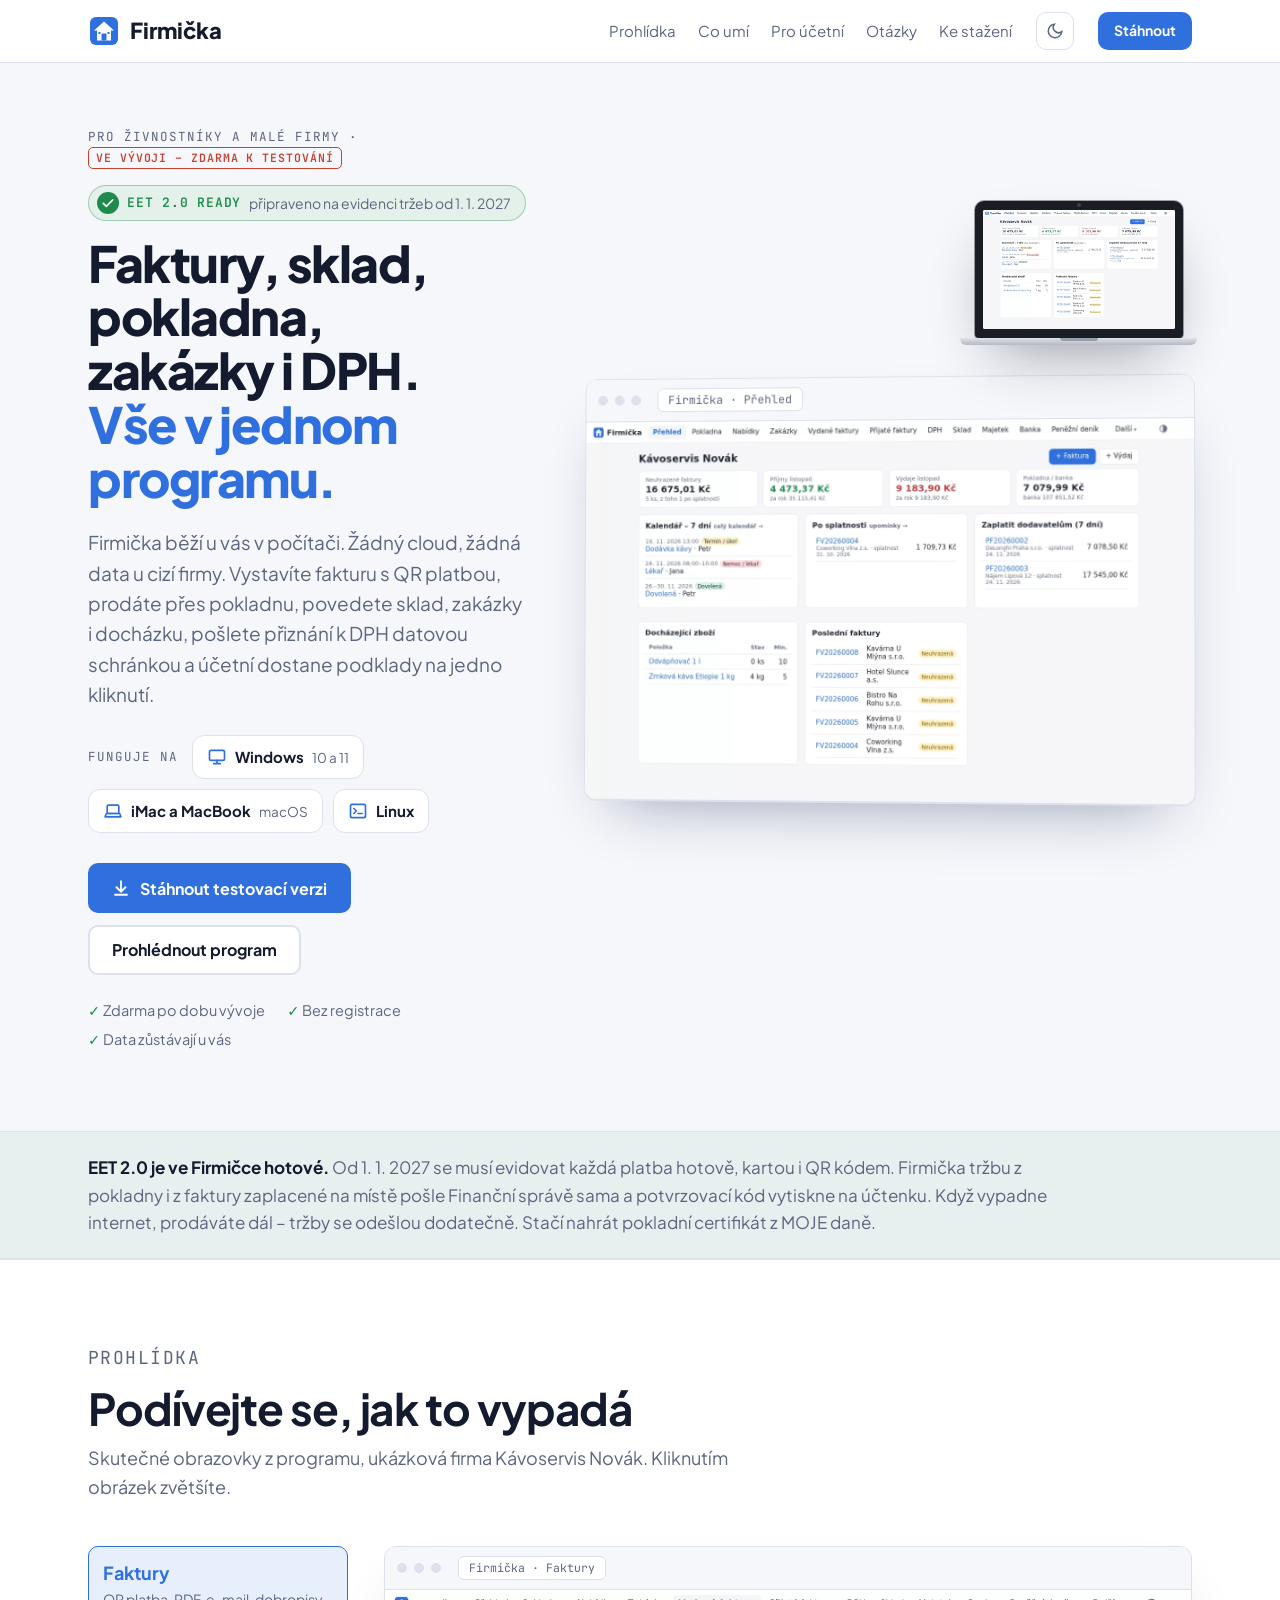
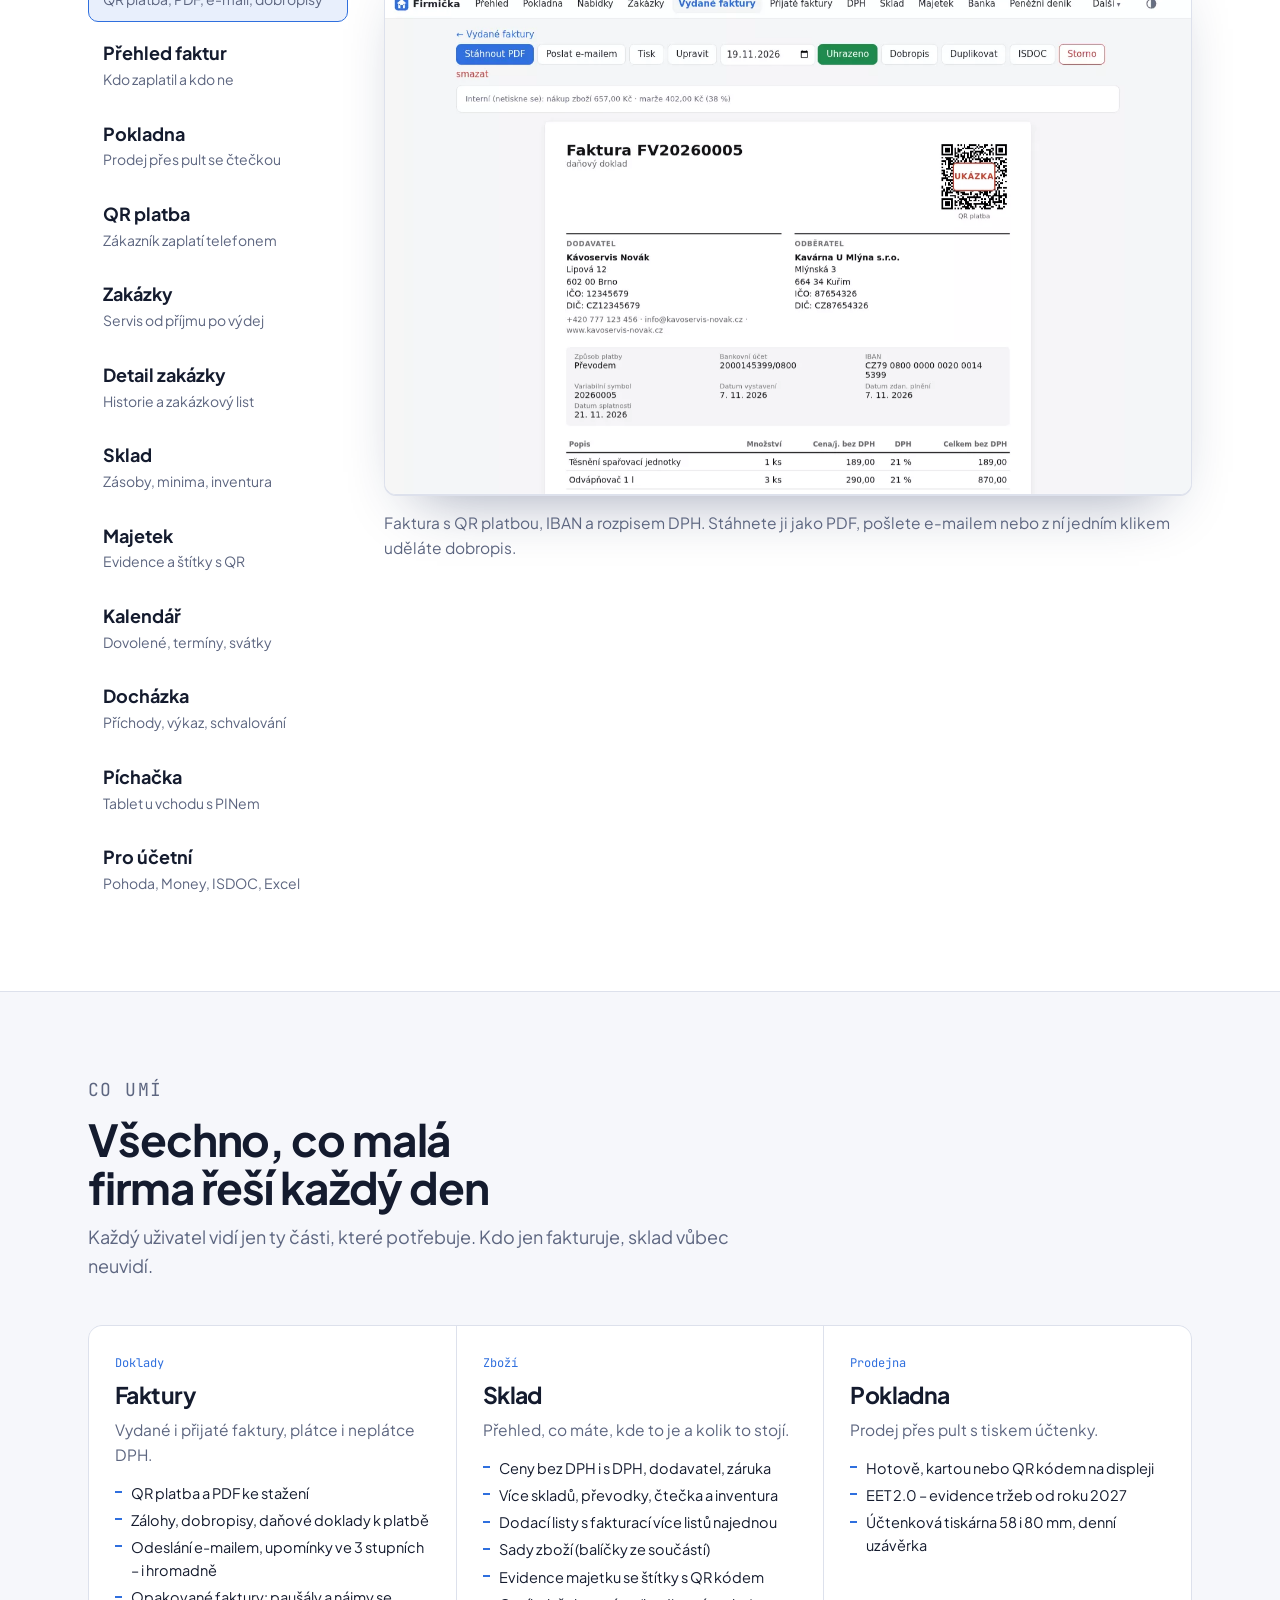
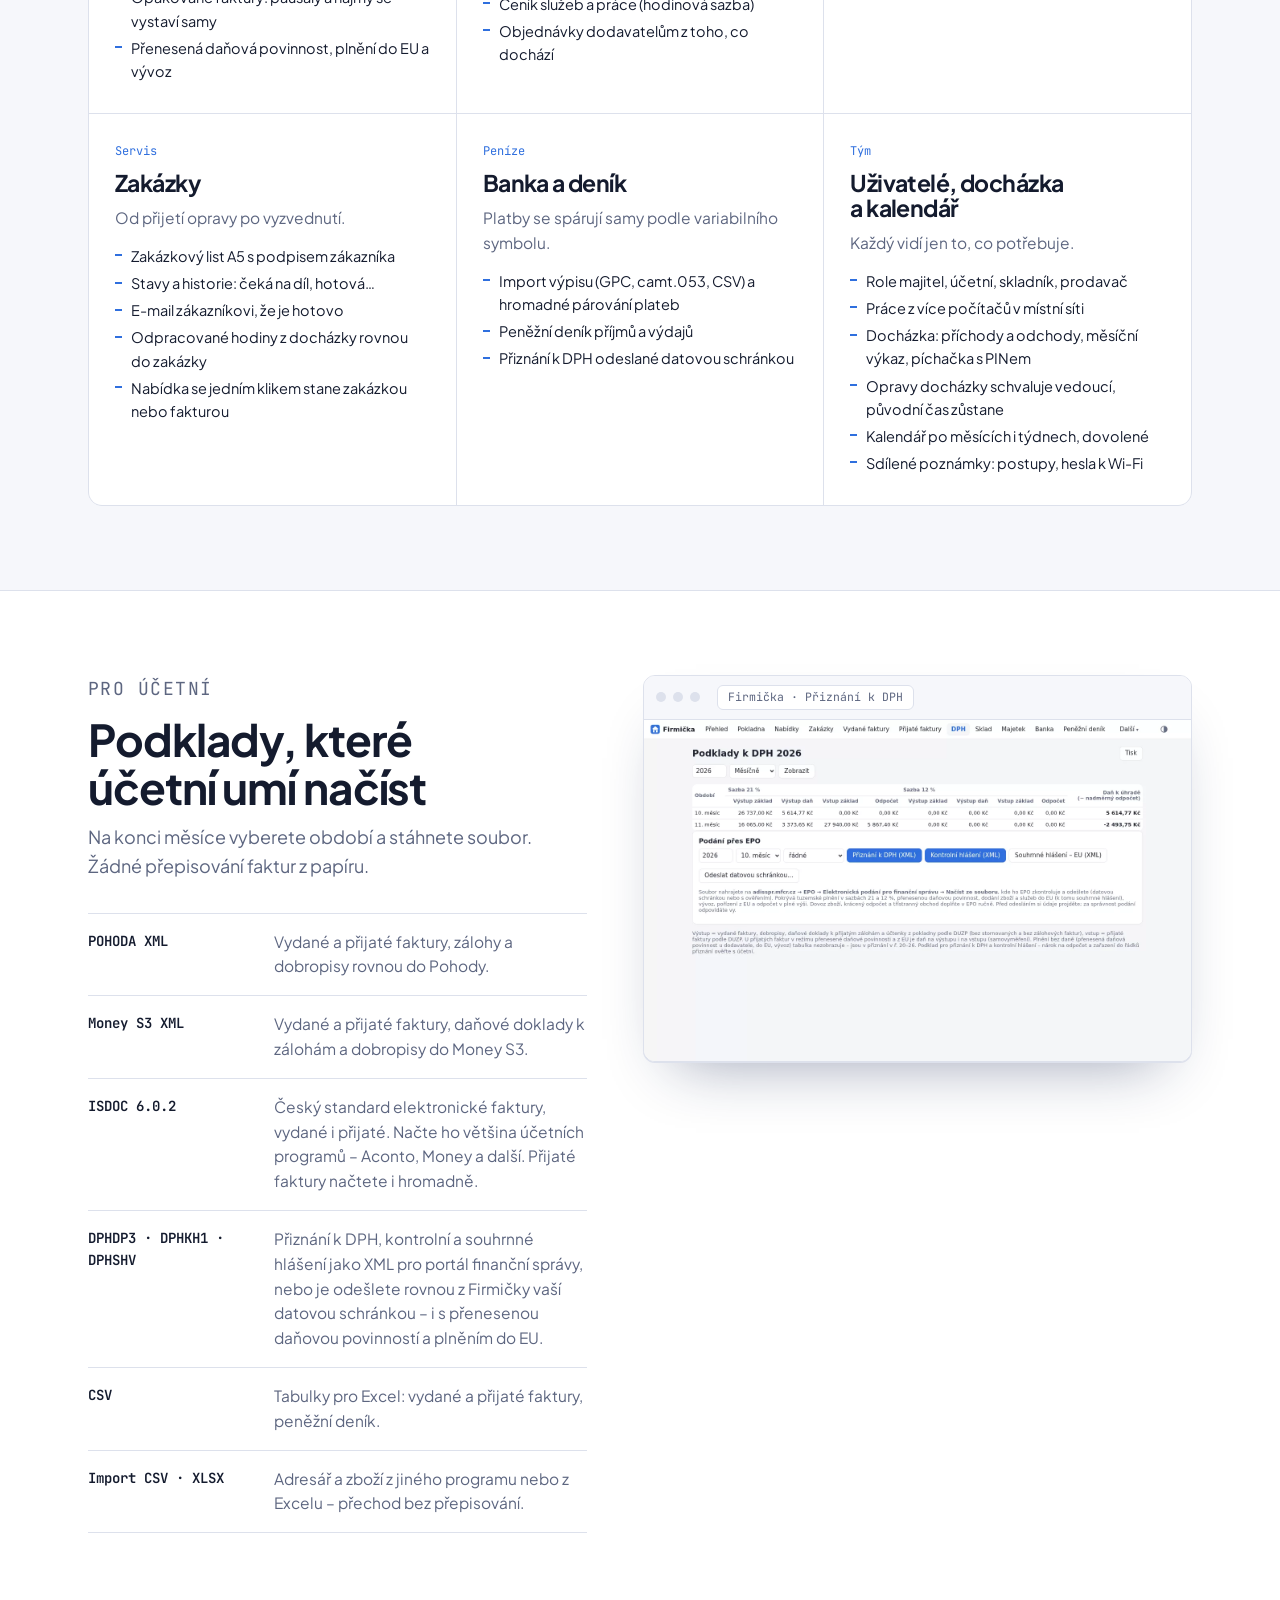
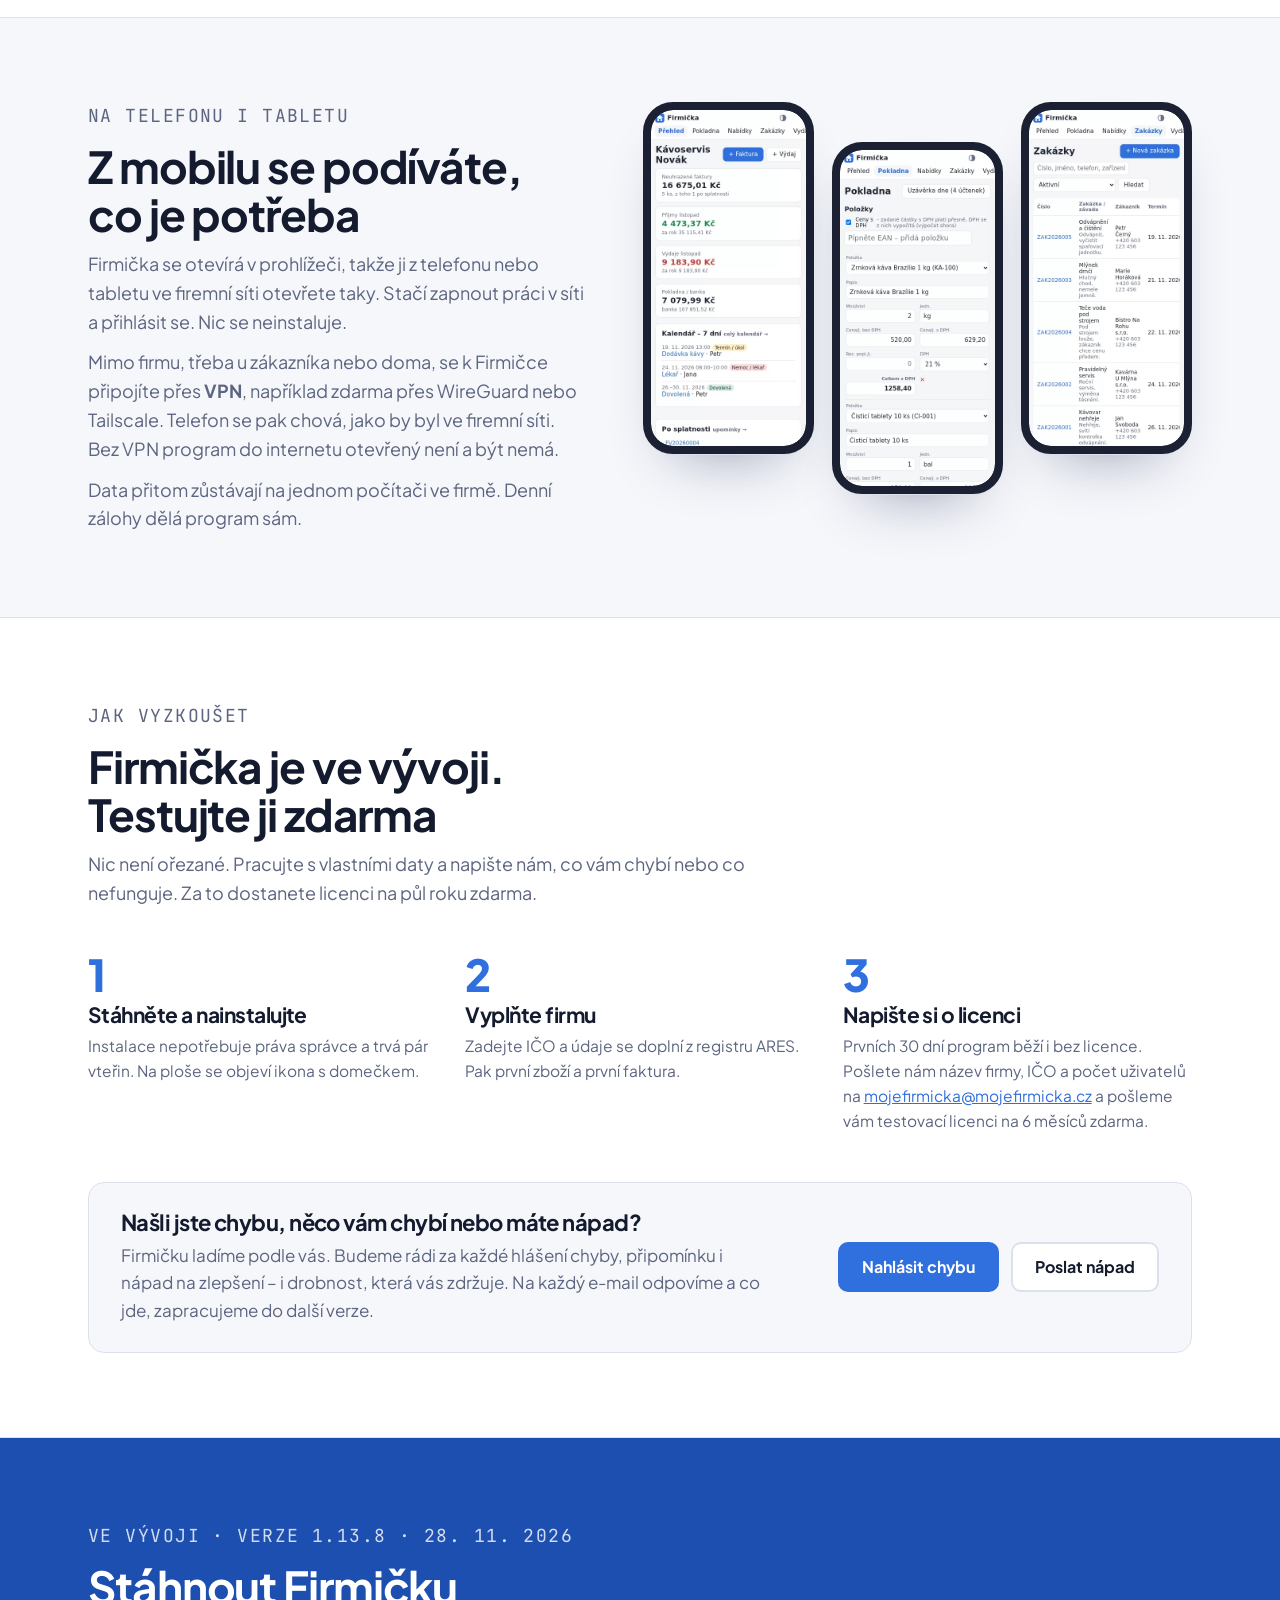
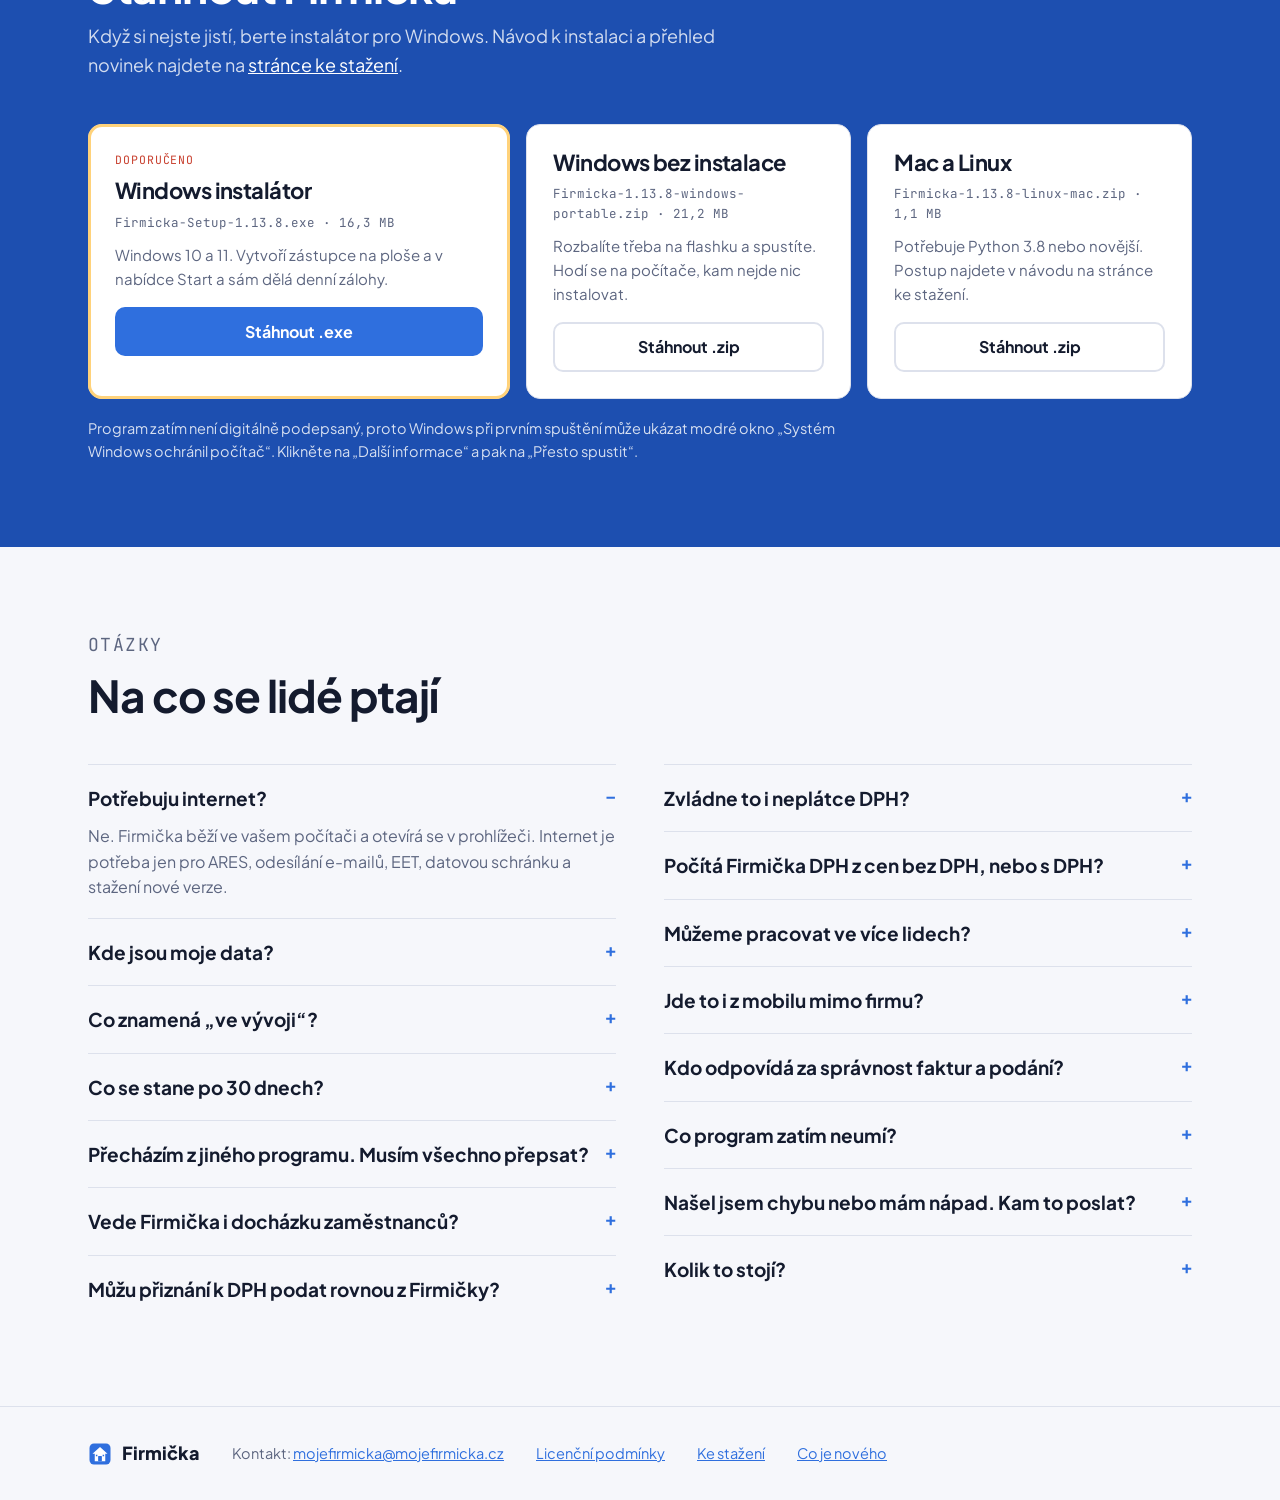
<file: index.html>
<!doctype html>
<html lang="cs">
<head>
<meta charset="utf-8">
<meta name="viewport" content="width=device-width, initial-scale=1">
<link rel="canonical" href="https://mojefirmicka.cz/">
<title>Firmička – faktury, sklad, pokladna, zakázky i DPH v jednom programu</title>
<meta name="description" content="Firmička je program pro živnostníky a malé firmy: faktury s QR platbou, sklad, pokladna, zakázky, docházka, přiznání k DPH přes datovou schránku a podklady pro účetní. Běží u vás v počítači. Ve vývoji – ke stažení a testování zdarma.">
<meta property="og:title" content="Firmička – faktury, sklad, pokladna, zakázky i DPH v jednom programu">
<meta property="og:description" content="Program pro živnostníky a malé firmy. Běží u vás v počítači, bez cloudu. Ve vývoji – zdarma k testování.">
<meta property="og:image" content="https://mojefirmicka.cz/img/prehled.webp">
<meta property="og:type" content="website">
<link rel="icon" href="icon.svg" type="image/svg+xml">
<link rel="stylesheet" href="fonts.css">
<link rel="stylesheet" href="styles.css?v=20261121b">
<script>try { var t = localStorage.getItem("theme"); if (t) document.documentElement.dataset.theme = t; } catch (e) {}</script>
</head>
<body>

<header class="top">
  <div class="wrap">
    <a class="brand" href="./"><img src="icon.svg" alt="">Firmička</a>
    <nav>
      <a href="#prohlidka">Prohlídka</a>
      <a href="#co-umi">Co umí</a>
      <a href="#ucetni">Pro účetní</a>
      <a href="#otazky">Otázky</a>
      <a href="stahnout.html">Ke stažení</a>
    </nav>
    <button class="theme" type="button" aria-label="Přepnout světlý / tmavý vzhled" title="Světlý / tmavý vzhled">
      <svg viewBox="0 0 24 24" fill="none" stroke="currentColor" stroke-width="2" stroke-linecap="round"><path d="M21 12.8A9 9 0 1 1 11.2 3a7 7 0 0 0 9.8 9.8z"/></svg>
    </button>
    <a class="btn primary small" href="stahnout.html">Stáhnout</a>
  </div>
</header>

<main>
<section class="hero">
  <div class="wrap">
    <div>
      <p class="eyebrow">Pro živnostníky a malé firmy · <span class="beta">ve vývoji – zdarma k testování</span></p>
      <a class="eet-ready" href="#eet" title="Evidence tržeb podle zákona č. 180/2026 Sb."><svg viewBox="0 0 24 24" fill="none" stroke="currentColor" stroke-width="2.6" stroke-linecap="round" stroke-linejoin="round" aria-hidden="true"><path d="M5 12.5l4.5 4.5L19 7.5"/></svg><b>EET 2.0 ready</b><span>připraveno na evidenci tržeb od 1.&nbsp;1.&nbsp;2027</span></a>
      <h1>Faktury, sklad, pokladna, zakázky i&nbsp;DPH. <em>Vše v&nbsp;jednom programu.</em></h1>
      <p class="lead">Firmička běží u vás v počítači. Žádný cloud, žádná data u cizí firmy. Vystavíte fakturu s QR platbou, prodáte přes pokladnu, povedete sklad, zakázky i&nbsp;docházku, pošlete přiznání k&nbsp;DPH datovou schránkou a&nbsp;účetní dostane podklady na jedno kliknutí.</p>
      <div class="os" aria-label="Funguje na Windows, Macu a Linuxu">
        <span class="os-lbl">Funguje na</span>
        <a class="os-chip" href="stahnout.html"><svg viewBox="0 0 24 24" fill="none" stroke="currentColor" stroke-width="2" stroke-linecap="round" stroke-linejoin="round" aria-hidden="true"><rect x="3" y="4" width="18" height="12" rx="2"/><path d="M8 20h8M12 16v4"/></svg><b>Windows</b><span>10 a 11</span></a>
        <a class="os-chip" href="stahnout.html#navod"><svg viewBox="0 0 24 24" fill="none" stroke="currentColor" stroke-width="2" stroke-linecap="round" stroke-linejoin="round" aria-hidden="true"><rect x="5" y="5" width="14" height="10" rx="1.5"/><path d="M2.5 19h19l-1.5-4h-16z"/></svg><b>iMac a MacBook</b><span>macOS</span></a>
        <a class="os-chip" href="stahnout.html#navod"><svg viewBox="0 0 24 24" fill="none" stroke="currentColor" stroke-width="2" stroke-linecap="round" stroke-linejoin="round" aria-hidden="true"><rect x="3" y="4" width="18" height="16" rx="2"/><path d="M7 9l3 3-3 3M12 15h5"/></svg><b>Linux</b></a>
      </div>
      <div class="cta">
        <a class="btn primary" href="stahnout.html">
          <svg viewBox="0 0 24 24" fill="none" stroke="currentColor" stroke-width="2.4" stroke-linecap="round" aria-hidden="true"><path d="M12 3v13M6 11l6 6 6-6M4 21h16"/></svg>
          Stáhnout testovací verzi
        </a>
        <a class="btn ghost" href="#prohlidka">Prohlédnout program</a>
      </div>
      <ul class="facts">
        <li>Zdarma po dobu vývoje</li>
        <li>Bez registrace</li>
        <li>Data zůstávají u vás</li>
      </ul>
    </div>
    <div class="hero-shot">
      <div class="win">
        <div class="bar"><i></i><i></i><i></i><span>Firmička · Přehled</span></div>
        <img class="shot-light" src="img/prehled.webp" width="1360" height="850" alt="Přehled ve Firmičce: neuhrazené faktury, příjmy, stav pokladny a banky, kalendář, faktury po splatnosti a docházející zboží">
        <img class="shot-dark" src="img/prehled-dark.webp" width="1360" height="850" alt="Přehled ve Firmičce v tmavém režimu" loading="lazy">
      </div>
      <div class="laptop mini" aria-hidden="true">
        <div class="lid"><span class="cam"></span>
          <div class="win slides"><img class="shot-light s1" src="img/prehled.webp" width="1360" height="850" alt=""><img class="shot-dark s1" src="img/prehled-dark.webp" width="1360" height="850" alt=""><img class="shot-light s2" src="img/faktura.webp" width="1360" height="850" alt=""><img class="shot-dark s2" src="img/faktura-dark.webp" width="1360" height="850" alt=""><img class="shot-light s3" src="img/pokladna.webp" width="1360" height="850" alt=""><img class="shot-dark s3" src="img/pokladna-dark.webp" width="1360" height="850" alt=""><img class="shot-light s4" src="img/dochazka.webp" width="1360" height="850" alt=""><img class="shot-dark s4" src="img/dochazka-dark.webp" width="1360" height="850" alt=""><img class="shot-light s5" src="img/sklad.webp" width="1360" height="850" alt=""><img class="shot-dark s5" src="img/sklad-dark.webp" width="1360" height="850" alt=""></div>
        </div>
        <div class="deck"></div>
      </div>
    </div>
  </div>
</section>
<section class="eet-strip" id="eet">
  <div class="wrap">
    <p><b>EET 2.0 je ve Firmičce hotové.</b> Od 1. 1. 2027 se musí evidovat každá platba hotově, kartou i QR kódem.
    Firmička tržbu z pokladny i z faktury zaplacené na místě pošle Finanční správě sama a potvrzovací kód vytiskne na účtenku.
    Když vypadne internet, prodáváte dál – tržby se odešlou dodatečně. Stačí nahrát pokladní certifikát z MOJE daně.</p>
  </div>
</section>

<section class="sec band" id="prohlidka">
  <div class="wrap">
    <div class="sec-head">
      <p class="eyebrow">Prohlídka</p>
      <h2>Podívejte se, jak to vypadá</h2>
      <p>Skutečné obrazovky z programu, ukázková firma Kávoservis Novák. Kliknutím obrázek zvětšíte.</p>
    </div>
    <div class="tour">
      <div class="tabs" role="tablist" aria-label="Části programu">
        <button class="tab" role="tab" aria-selected="true" data-shot="faktura" data-cap="Faktura s QR platbou, IBAN a rozpisem DPH. Stáhnete ji jako PDF, pošlete e-mailem nebo z ní jedním klikem uděláte dobropis."><b>Faktury</b><span>QR platba, PDF, e-mail, dobropisy</span></button>
        <button class="tab" role="tab" aria-selected="false" data-shot="faktury" data-cap="Seznam faktur se stavem úhrady. Po splatnosti je vidět hned a upomínky odejdou ve třech stupních."><b>Přehled faktur</b><span>Kdo zaplatil a kdo ne</span></button>
        <button class="tab" role="tab" aria-selected="false" data-shot="pokladna" data-cap="Pokladna: pípnete čárový kód nebo vyberete zboží, Firmička spočítá DPH a kolik vrátit. Účtenku vytiskne na účtenkové tiskárně."><b>Pokladna</b><span>Prodej přes pult se čtečkou</span></button>
        <button class="tab" role="tab" aria-selected="false" data-shot="uctenka-qr" data-cap="Platba QR kódem: zákazník ho naskenuje v bankovní aplikaci. Po načtení výpisu se platba k účtence spáruje sama."><b>QR platba</b><span>Zákazník zaplatí telefonem</span></button>
        <button class="tab" role="tab" aria-selected="false" data-shot="zakazky" data-cap="Servisní zakázky se stavy Nová, Pracuje se, Čeká na díl, Čeká na zákazníka a Hotová. U každé vidíte poslední záznam z historie."><b>Zakázky</b><span>Servis od příjmu po výdej</span></button>
        <button class="tab" role="tab" aria-selected="false" data-shot="zakazka" data-cap="Detail zakázky: změna stavu, záznam o kontaktu se zákazníkem, materiál a práce. Zakázkový list A5 vytisknete i s podpisem."><b>Detail zakázky</b><span>Historie a zakázkový list</span></button>
        <button class="tab" role="tab" aria-selected="false" data-shot="sklad" data-cap="Sklad se stavem, minimem, nákupní cenou a hodnotou zásob. Co dochází, je zvýrazněné."><b>Sklad</b><span>Zásoby, minima, inventura</span></button>
        <button class="tab" role="tab" aria-selected="false" data-shot="majetek" data-cap="Evidence majetku: inventární čísla, kde co je a kdo to má, pořizovací cena a záruka. Štítky s QR kódem vytisknete na arch A4 i na tiskárnu štítků."><b>Majetek</b><span>Evidence a štítky s QR</span></button>
        <button class="tab" role="tab" aria-selected="false" data-shot="kalendar" data-cap="Společný kalendář s dovolenými, schůzkami a termíny. Státní svátky se doplní samy."><b>Kalendář</b><span>Dovolené, termíny, svátky</span></button>
        <button class="tab" role="tab" aria-selected="false" data-shot="dochazka" data-cap="Docházka: kdo je v práci, odpracováno proti fondu, dovolená a nemoc z kalendáře. Zapomenuté odpípnutí nebo opravu času schvaluje vedoucí a původní čas zůstane ve výkazu."><b>Docházka</b><span>Příchody, výkaz, schvalování</span></button>
        <button class="tab" role="tab" aria-selected="false" data-shot="pichacka" data-cap="Píchačka na tabletu u vchodu: klepnete na své jméno, naťukáte PIN na číselníku a dáte Příchod nebo Odchod. Na dlaždicích je vidět, kdo je v práci. Uživatel s oprávněním jen pro píchačku nic jiného neuvidí, po 5 špatných PINech se osoba na 5 minut zablokuje."><b>Píchačka</b><span>Tablet u vchodu s PINem</span></button>
        <button class="tab" role="tab" aria-selected="false" data-shot="export" data-cap="Export pro účetní: vyberete měsíc a stáhnete soubor pro Pohodu, Money S3, ISDOC nebo tabulku do Excelu."><b>Pro účetní</b><span>Pohoda, Money, ISDOC, Excel</span></button>
      </div>
      <div>
        <div class="win">
          <div class="bar"><i></i><i></i><i></i><span id="tour-url">Firmička · Faktury</span></div>
          <img id="tour-img" class="zoom" src="img/faktura.webp" width="1360" height="850" alt="Faktura s QR platbou ve Firmičce">
        </div>
        <p class="cap" id="tour-cap" aria-live="polite">Faktura s QR platbou, IBAN a rozpisem DPH. Stáhnete ji jako PDF, pošlete e-mailem nebo z ní jedním klikem uděláte dobropis.</p>
      </div>
    </div>
  </div>
</section>

<section class="sec" id="co-umi">
  <div class="wrap">
    <div class="sec-head">
      <p class="eyebrow">Co umí</p>
      <h2>Všechno, co malá firma řeší každý den</h2>
      <p>Každý uživatel vidí jen ty části, které potřebuje. Kdo jen fakturuje, sklad vůbec neuvidí.</p>
    </div>
    <div class="mods">
      <article class="mod">
        <span class="tag">Doklady</span>
        <h3>Faktury</h3>
        <p>Vydané i přijaté faktury, plátce i neplátce DPH.</p>
        <ul><li>QR platba a PDF ke stažení</li><li>Zálohy, dobropisy, daňové doklady k platbě</li><li>Odeslání e-mailem, upomínky ve 3 stupních – i hromadně</li><li>Opakované faktury: paušály a nájmy se vystaví samy</li><li>Přenesená daňová povinnost, plnění do EU a vývoz</li></ul>
      </article>
      <article class="mod">
        <span class="tag">Zboží</span>
        <h3>Sklad</h3>
        <p>Přehled, co máte, kde to je a kolik to stojí.</p>
        <ul><li>Ceny bez DPH i s DPH, dodavatel, záruka</li><li>Více skladů, převodky, čtečka a inventura</li><li>Dodací listy s fakturací více listů najednou</li><li>Sady zboží (balíčky ze součástí)</li><li>Evidence majetku se štítky s QR kódem</li><li>Ceník služeb a práce (hodinová sazba)</li><li>Objednávky dodavatelům z toho, co dochází</li></ul>
      </article>
      <article class="mod">
        <span class="tag">Prodejna</span>
        <h3>Pokladna</h3>
        <p>Prodej přes pult s tiskem účtenky.</p>
        <ul><li>Hotově, kartou nebo QR kódem na displeji</li><li>EET 2.0 – evidence tržeb od roku 2027</li><li>Účtenková tiskárna 58 i 80 mm, denní uzávěrka</li></ul>
      </article>
      <article class="mod">
        <span class="tag">Servis</span>
        <h3>Zakázky</h3>
        <p>Od přijetí opravy po vyzvednutí.</p>
        <ul><li>Zakázkový list A5 s podpisem zákazníka</li><li>Stavy a historie: čeká na díl, hotová…</li><li>E-mail zákazníkovi, že je hotovo</li><li>Odpracované hodiny z docházky rovnou do zakázky</li><li>Nabídka se jedním klikem stane zakázkou nebo fakturou</li></ul>
      </article>
      <article class="mod">
        <span class="tag">Peníze</span>
        <h3>Banka a deník</h3>
        <p>Platby se spárují samy podle variabilního symbolu.</p>
        <ul><li>Import výpisu (GPC, camt.053, CSV) a hromadné párování plateb</li><li>Peněžní deník příjmů a výdajů</li><li>Přiznání k DPH odeslané datovou schránkou</li></ul>
      </article>
      <article class="mod">
        <span class="tag">Tým</span>
        <h3>Uživatelé, docházka a kalendář</h3>
        <p>Každý vidí jen to, co potřebuje.</p>
        <ul><li>Role majitel, účetní, skladník, prodavač</li><li>Práce z více počítačů v místní síti</li><li>Docházka: příchody a odchody, měsíční výkaz, píchačka s PINem</li><li>Opravy docházky schvaluje vedoucí, původní čas zůstane</li><li>Kalendář po měsících i týdnech, dovolené</li><li>Sdílené poznámky: postupy, hesla k Wi-Fi</li></ul>
      </article>
    </div>
  </div>
</section>

<section class="sec band" id="ucetni">
  <div class="wrap split">
    <div>
      <div class="sec-head">
        <p class="eyebrow">Pro účetní</p>
        <h2>Podklady, které účetní umí načíst</h2>
        <p>Na konci měsíce vyberete období a stáhnete soubor. Žádné přepisování faktur z papíru.</p>
      </div>
      <div class="formats" style="margin-top:32px">
        <div class="fmt"><code>POHODA XML</code><span>Vydané a přijaté faktury, zálohy a dobropisy rovnou do Pohody.</span></div>
        <div class="fmt"><code>Money S3 XML</code><span>Vydané a přijaté faktury, daňové doklady k zálohám a dobropisy do Money S3.</span></div>
        <div class="fmt"><code>ISDOC 6.0.2</code><span>Český standard elektronické faktury, vydané i přijaté. Načte ho většina účetních programů – Aconto, Money a další. Přijaté faktury načtete i hromadně.</span></div>
        <div class="fmt"><code>DPHDP3 · DPHKH1 · DPHSHV</code><span>Přiznání k DPH, kontrolní a souhrnné hlášení jako XML pro portál finanční správy, nebo je odešlete rovnou z Firmičky vaší datovou schránkou – i s přenesenou daňovou povinností a plněním do EU.</span></div>
        <div class="fmt"><code>CSV</code><span>Tabulky pro Excel: vydané a přijaté faktury, peněžní deník.</span></div>
        <div class="fmt"><code>Import CSV · XLSX</code><span>Adresář a zboží z jiného programu nebo z Excelu – přechod bez přepisování.</span></div>
      </div>
    </div>
    <div class="win">
      <div class="bar"><i></i><i></i><i></i><span>Firmička · Přiznání k DPH</span></div>
      <img class="shot-light zoom" src="img/dph.webp" width="1360" height="850" alt="Podklady k DPH ve Firmičce" loading="lazy">
      <img class="shot-dark zoom" src="img/dph-dark.webp" width="1360" height="850" alt="Podklady k DPH ve Firmičce v tmavém režimu" loading="lazy">
    </div>
  </div>
</section>

<section class="sec">
  <div class="wrap split">
    <div class="sec-head">
      <p class="eyebrow">Na telefonu i tabletu</p>
      <h2>Z mobilu se podíváte, co je potřeba</h2>
      <p>Firmička se otevírá v prohlížeči, takže ji z telefonu nebo tabletu ve firemní síti otevřete taky. Stačí zapnout práci v síti a přihlásit se. Nic se neinstaluje.</p>
      <p>Mimo firmu, třeba u zákazníka nebo doma, se k Firmičce připojíte přes <strong>VPN</strong>, například zdarma přes WireGuard nebo Tailscale. Telefon se pak chová, jako by byl ve firemní síti. Bez VPN program do internetu otevřený není a být nemá.</p>
      <p>Data přitom zůstávají na jednom počítači ve firmě. Denní zálohy dělá program sám.</p>
    </div>
    <div class="phones">
      <div class="phone"><img src="img/mob-prehled.webp" width="390" height="844" alt="Přehled Firmičky na telefonu" loading="lazy"></div>
      <div class="phone"><img src="img/mob-pokladna.webp" width="390" height="844" alt="Pokladna Firmičky na telefonu" loading="lazy"></div>
      <div class="phone"><img src="img/mob-zakazky.webp" width="390" height="844" alt="Zakázky ve Firmičce na telefonu" loading="lazy"></div>
    </div>
  </div>
</section>

<section class="sec band" id="jak">
  <div class="wrap">
    <div class="sec-head">
      <p class="eyebrow">Jak vyzkoušet</p>
      <h2>Firmička je ve vývoji. Testujte ji zdarma</h2>
      <p>Nic není ořezané. Pracujte s vlastními daty a napište nám, co vám chybí nebo co nefunguje. Za to dostanete licenci na půl roku zdarma.</p>
    </div>
    <ol class="steps">
      <li><h3>Stáhněte a nainstalujte</h3><p>Instalace nepotřebuje práva správce a trvá pár vteřin. Na ploše se objeví ikona s domečkem.</p></li>
      <li><h3>Vyplňte firmu</h3><p>Zadejte IČO a údaje se doplní z registru ARES. Pak první zboží a první faktura.</p></li>
      <li><h3>Napište si o licenci</h3><p>Prvních 30 dní program běží i bez licence. Pošlete nám název firmy, IČO a počet uživatelů na <a href="mailto:mojefirmicka@mojefirmicka.cz?subject=Testovac%C3%AD%20licence%20Firmi%C4%8Dka&amp;body=N%C3%A1zev%20firmy%3A%20%0AI%C4%8CO%3A%20%0APo%C4%8Det%20u%C5%BEivatel%C5%AF%3A%20%0A">mojefirmicka@mojefirmicka.cz</a> a pošleme vám testovací licenci na 6 měsíců zdarma.</p></li>
    </ol>
    <div class="feedback" id="napiste">
      <div>
        <h3>Našli jste chybu, něco vám chybí nebo máte nápad?</h3>
        <p>Firmičku ladíme podle vás. Budeme rádi za každé hlášení chyby, připomínku i nápad na zlepšení – i drobnost, která vás zdržuje. Na každý e-mail odpovíme a co jde, zapracujeme do další verze.</p>
      </div>
      <div class="cta">
        <a class="btn primary" href="mailto:mojefirmicka@mojefirmicka.cz?subject=Chyba%20ve%20Firmi%C4%8Dce&amp;body=Verze%20Firmi%C4%8Dky%3A%20%0A%0ACo%20jsem%20d%C4%9Blal(a)%3A%20%0A%0ACo%20se%20stalo%3A%20%0A%0ACo%20jsem%20%C4%8Dekal(a)%3A%20%0A%0A(pokud%20m%C5%AF%C5%BEete%2C%20p%C5%99ilo%C5%BEte%20sn%C3%ADmek%20obrazovky)">Nahlásit chybu</a>
        <a class="btn ghost" href="mailto:mojefirmicka@mojefirmicka.cz?subject=N%C3%A1pad%20na%20zlep%C5%A1en%C3%AD%20Firmi%C4%8Dky&amp;body=Co%20by%20mi%20pomohlo%3A%20%0A%0AJak%20to%20d%C4%9Bl%C3%A1m%20te%C4%8F%3A%20%0A">Poslat nápad</a>
      </div>
    </div>
  </div>
</section>

<section class="sec dl" id="stahnout">
  <div class="wrap">
    <div class="sec-head">
      <p class="eyebrow">Ve vývoji · verze 1.13.8 · 28. 11. 2026</p>
      <h2>Stáhnout Firmičku</h2>
      <p>Když si nejste jistí, berte instalátor pro Windows. Návod k instalaci a přehled novinek najdete na <a href="stahnout.html" style="color:#fff">stránce ke stažení</a>.</p>
    </div>
    <div class="files">
      <div class="file main">
        <span class="rec">Doporučeno</span>
        <h3>Windows instalátor</h3>
        <span class="meta">Firmicka-Setup-1.13.8.exe · 16,3 MB</span>
        <p>Windows 10 a 11. Vytvoří zástupce na ploše a v nabídce Start a sám dělá denní zálohy.</p>
        <a class="btn primary" href="soubory/Firmicka-Setup-1.13.8.exe" download>Stáhnout .exe</a>
      </div>
      <div class="file">
        <h3>Windows bez instalace</h3>
        <span class="meta">Firmicka-1.13.8-windows-portable.zip · 21,2 MB</span>
        <p>Rozbalíte třeba na flashku a spustíte. Hodí se na počítače, kam nejde nic instalovat.</p>
        <a class="btn ghost" href="soubory/Firmicka-1.13.8-windows-portable.zip" download>Stáhnout .zip</a>
      </div>
      <div class="file">
        <h3>Mac a Linux</h3>
        <span class="meta">Firmicka-1.13.8-linux-mac.zip · 1,1 MB</span>
        <p>Potřebuje Python 3.8 nebo novější. Postup najdete v návodu na stránce ke stažení.</p>
        <a class="btn ghost" href="soubory/Firmicka-1.13.8-linux-mac.zip" download>Stáhnout .zip</a>
      </div>
    </div>
    <p class="note">Program zatím není digitálně podepsaný, proto Windows při prvním spuštění může ukázat modré okno „Systém Windows ochránil počítač“. Klikněte na „Další informace“ a pak na „Přesto spustit“.</p>
  </div>
</section>

<section class="sec" id="otazky">
  <div class="wrap">
    <div class="sec-head">
      <p class="eyebrow">Otázky</p>
      <h2>Na co se lidé ptají</h2>
    </div>
    <div class="faq">
      <div>
        <details open><summary>Potřebuju internet?</summary><p>Ne. Firmička běží ve vašem počítači a otevírá se v prohlížeči. Internet je potřeba jen pro ARES, odesílání e-mailů, EET, datovou schránku a stažení nové verze.</p></details>
        <details><summary>Kde jsou moje data?</summary><p>V jednom souboru ve vašem počítači. Program zálohuje sám, průběžně během dne i při ukončení, a uchová zálohy za posledních 30 dní. Zálohu můžete uložit i zašifrovanou na flashku.</p></details>
        <details><summary>Co znamená „ve vývoji“?</summary><p>Program funguje a dá se v něm normálně pracovat, ale pořád ho ladíme a přidáváme funkce podle toho, co nám testeři napíšou. Nové verze vycházejí často – stáhnete je tady na webu a nainstalujete přes starou, data zůstanou.</p></details>
        <details><summary>Co se stane po 30 dnech?</summary><p>Bez licence program přejde do režimu jen pro čtení: všechno uvidíte, vytisknete a vyexportujete, jen nepůjde zakládat nové doklady. Stačí si napsat o bezplatnou testovací licenci na 6 měsíců – po jejím vložení pokračujete tam, kde jste skončili.</p></details>
        <details><summary>Přecházím z jiného programu. Musím všechno přepsat?</summary><p>Ne. Adresář a zboží načtete z CSV nebo z Excelu (XLSX), přijaté faktury v ISDOC i hromadně. Stav skladu se zapíše jako počáteční stav.</p></details>
        <details><summary>Vede Firmička i docházku zaměstnanců?</summary><p>Ano. Každý si zapíše příchod a odchod pod svým přihlášením, nebo se odpípne PINem na společném počítači. Měsíční výkaz s fondem pracovní doby, přesčasy, nocí, víkendy a svátky vytisknete k podpisu, dovolená a nemoc se berou z kalendáře. Zapomenuté odpípnutí nebo opravu času pošle zaměstnanec s důvodem ke schválení vedoucímu, původní odpípnutý čas zůstane ve výkazu vidět. Účetní dostane podklad pro mzdy v Excelu. Mzdy samotné Firmička nepočítá.</p></details>
        <details><summary>Můžu přiznání k DPH podat rovnou z Firmičky?</summary><p>Ano, vaší datovou schránkou. Firmička ukáže náhled, ověří, že adresát je opravdu váš finanční úřad, a odešle až po vašem potvrzení. Doručenku si uloží jako doklad. Heslo k datové schránce se nikam neukládá. Kdo chce, stáhne si XML a nahraje ho na portál finanční správy sám.</p></details>
      </div>
      <div>
        <details><summary>Zvládne to i neplátce DPH?</summary><p>Ano. V nastavení přepnete plátce nebo neplátce a faktury se podle toho upraví.</p></details>
        <details><summary>Počítá Firmička DPH z cen bez DPH, nebo s DPH?</summary><p>Obojí. Standardně z cen bez DPH (výpočet zdola). Zaškrtnete-li u dokladu „Ceny s DPH“, platí zadané částky s DPH přesně a daň se z nich vypočítá (výpočet shora podle § 37 zákona o DPH) – hodí se pro pokladnu a prodej koncovým zákazníkům.</p></details>
        <details><summary>Můžeme pracovat ve více lidech?</summary><p>Ano. Jeden počítač je hlavní a ostatní se připojí přes místní síť. Každý má vlastní přihlášení a oprávnění.</p></details>
        <details><summary>Jde to i z mobilu mimo firmu?</summary><p>Ano, přes VPN do firemní sítě (třeba WireGuard nebo Tailscale, obojí zdarma). Telefon nebo notebook se pak připojí stejně jako v kanceláři. Hlavní počítač ve firmě musí běžet. Firmičku nezveřejňujte přímo do internetu přesměrováním portu na routeru.</p></details>
        <details><summary>Kdo odpovídá za správnost faktur a podání?</summary><p>Vy jako uživatel. Firmička počítá DPH, skládá přiznání, kontrolní i souhrnné hlášení a pečlivě je testujeme, ale program se poskytuje tak, jak je, a předpisy se mění. Výstupy si proto zkontrolujte s účetní nebo daňovým poradcem, hlavně první faktury a první podání. Podrobnosti jsou v <a href="podminky.html#cl8">licenčních podmínkách</a> (čl. 8).</p></details>
        <details><summary>Co program zatím neumí?</summary><p>Firmička není účetní program: podvojné účetnictví, mzdy a daňové odpisy majetku vede účetní ve svém programu, Firmička jí dá podklady. Z DPH zatím neumí dovoz zboží ze zemí mimo EU, krácený odpočet a třístranný obchod. Do datové schránky se přihlásíte jménem a heslem, Mobilní klíč zatím ne. Pokud je potřebujete, napište na <a href="mailto:mojefirmicka@mojefirmicka.cz">mojefirmicka@mojefirmicka.cz</a>.</p></details>
        <details><summary>Našel jsem chybu nebo mám nápad. Kam to poslat?</summary><p>Na <a href="mailto:mojefirmicka@mojefirmicka.cz?subject=Chyba%20ve%20Firmi%C4%8Dce&amp;body=Verze%20Firmi%C4%8Dky%3A%20%0A%0ACo%20jsem%20d%C4%9Blal(a)%3A%20%0A%0ACo%20se%20stalo%3A%20%0A%0ACo%20jsem%20%C4%8Dekal(a)%3A%20%0A%0A(pokud%20m%C5%AF%C5%BEete%2C%20p%C5%99ilo%C5%BEte%20sn%C3%ADmek%20obrazovky)">mojefirmicka@mojefirmicka.cz</a>. U chyby pomůže číslo verze (najdete ho dole v Nastavení), co jste dělali a co se stalo, ideálně se snímkem obrazovky. Nápady na zlepšení posílejte klidně i malé – podle nich Firmičku vyvíjíme.</p></details>
        <details><summary>Kolik to stojí?</summary><p>Během vývoje nic. Napište na <a href="mailto:mojefirmicka@mojefirmicka.cz?subject=Testovac%C3%AD%20licence%20Firmi%C4%8Dka&amp;body=N%C3%A1zev%20firmy%3A%20%0AI%C4%8CO%3A%20%0APo%C4%8Det%20u%C5%BEivatel%C5%AF%3A%20%0A">mojefirmicka@mojefirmicka.cz</a> název firmy, IČO a počet uživatelů a pošleme vám testovací licenci na 6 měsíců zdarma. Budeme rádi za každou připomínku. Než testování skončí, dáme vám včas vědět, jak to bude dál. Vaše data zůstanou vždy dostupná.</p></details>
      </div>
    </div>
  </div>
</section>
</main>

<footer>
  <div class="wrap">
    <a class="brand" href="./"><img src="icon.svg" alt="">Firmička</a>
    <span>Kontakt: <a href="mailto:mojefirmicka@mojefirmicka.cz">mojefirmicka@mojefirmicka.cz</a></span>
    <a href="podminky.html">Licenční podmínky</a>
    <a href="stahnout.html">Ke stažení</a>
    <a href="stahnout.html#novinky">Co je nového</a>
  </div>
</footer>

<dialog class="lb" id="lb"><button type="button" autofocus>Zavřít ✕</button><img alt=""><p></p></dialog>
<script src="web.js?v=20261121b"></script>
</body>
</html>
</file>
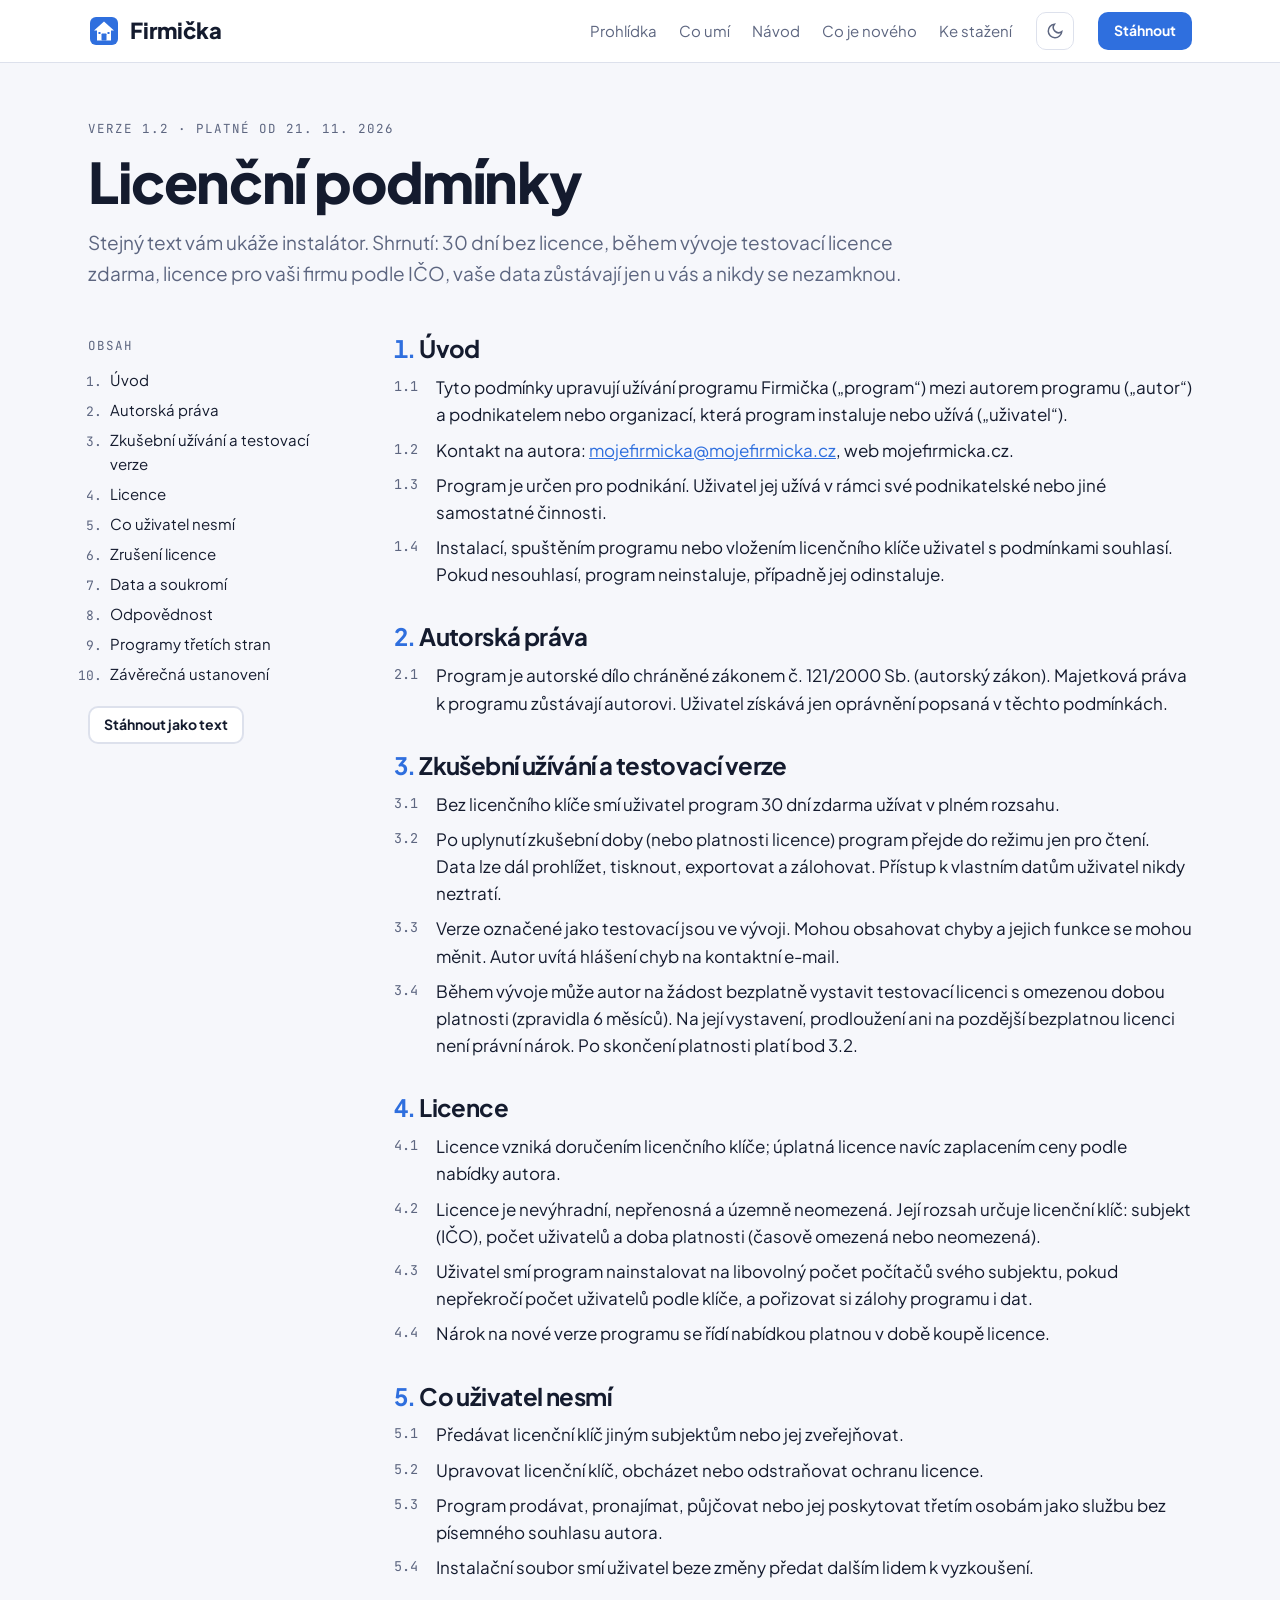
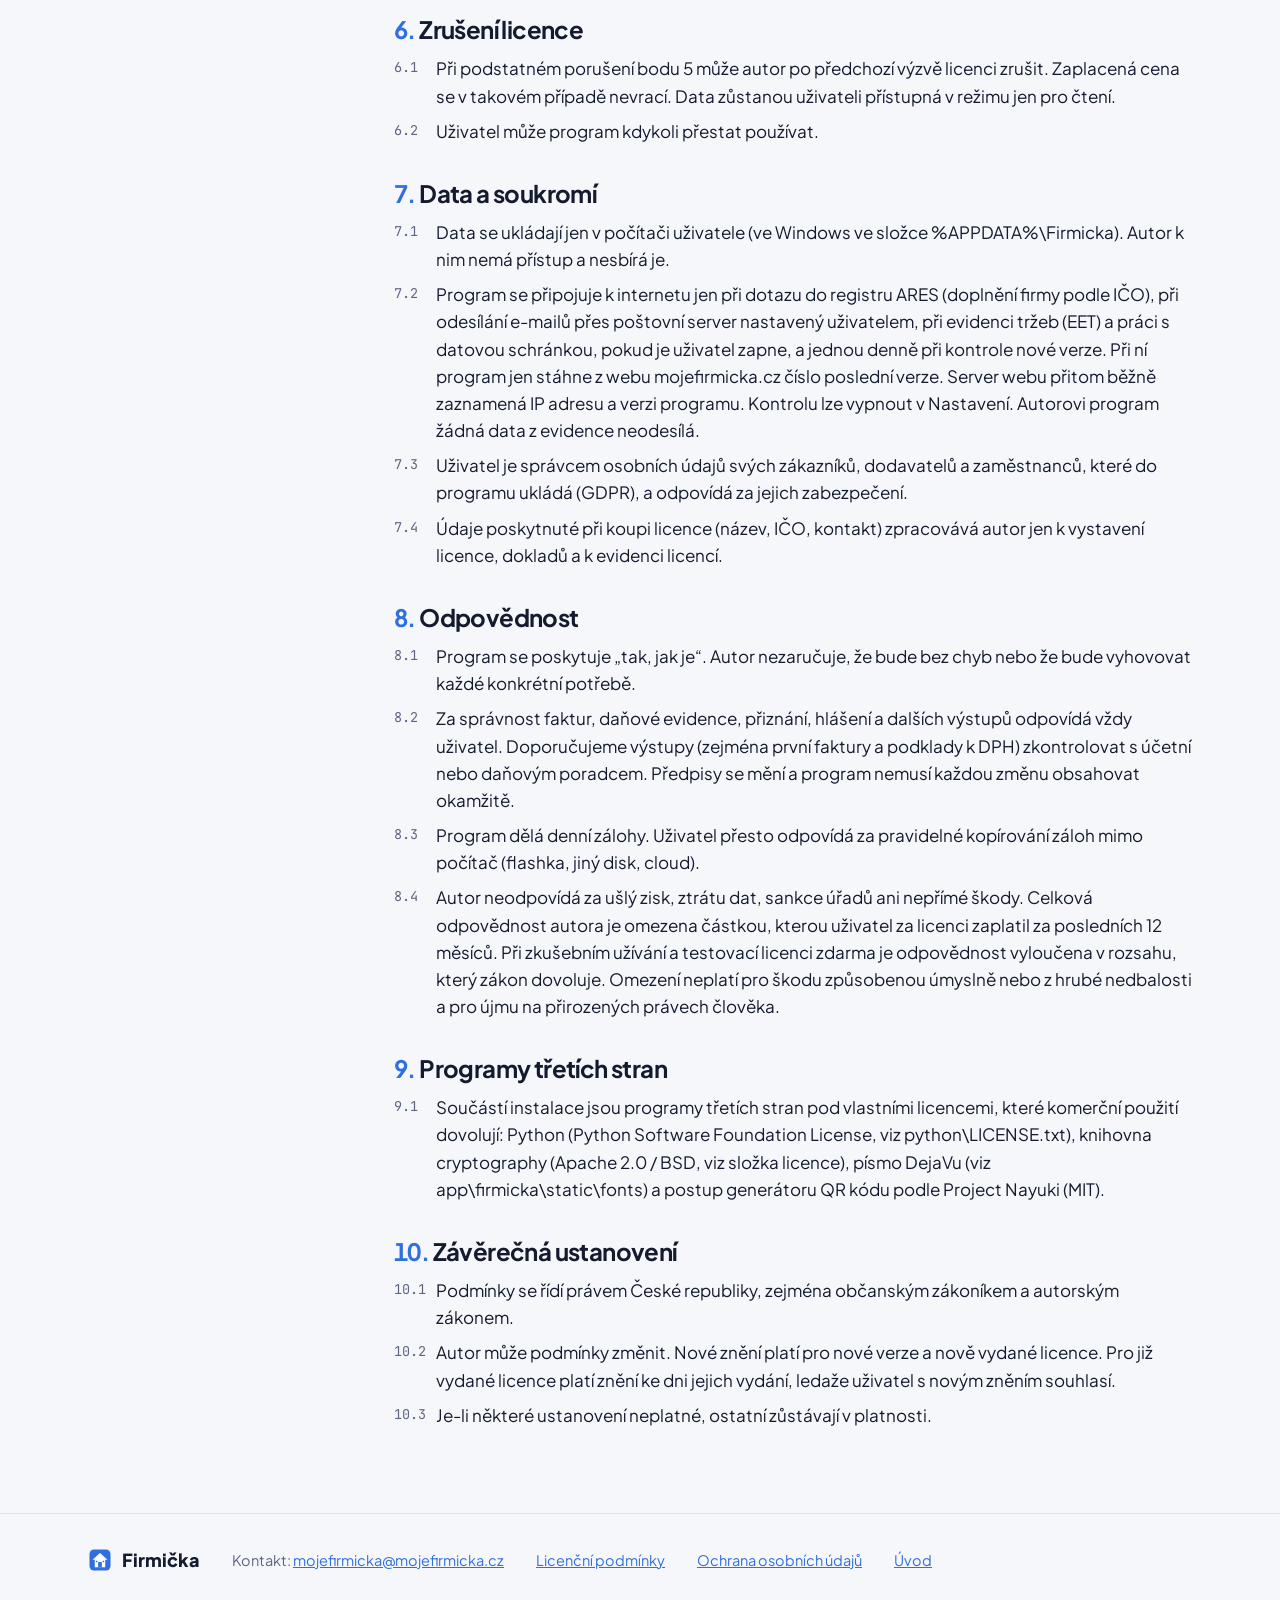
<file: podminky.html>
<!doctype html>
<html lang="cs">
<head>
<meta charset="utf-8">
<meta name="viewport" content="width=device-width, initial-scale=1">
<link rel="canonical" href="https://mojefirmicka.cz/podminky.html">
<title>Licenční podmínky · Firmička</title>
<meta name="description" content="Licenční podmínky programu Firmička: zkušební užívání, licence, data a soukromí, odpovědnost.">
<link rel="icon" href="icon.svg" type="image/svg+xml">
<link rel="stylesheet" href="fonts.css">
<link rel="stylesheet" href="styles.css?v=20261121b">
<script>try { var t = localStorage.getItem("theme"); if (t) document.documentElement.dataset.theme = t; } catch (e) {}</script>
</head>
<body>

<header class="top">
  <div class="wrap">
    <a class="brand" href="./"><img src="icon.svg" alt="">Firmička</a>
    <nav>
      <a href="./#prohlidka">Prohlídka</a>
      <a href="./#co-umi">Co umí</a>
      <a href="stahnout.html#navod">Návod</a>
      <a href="stahnout.html#novinky">Co je nového</a>
      <a href="stahnout.html">Ke stažení</a>
    </nav>
    <button class="theme" type="button" aria-label="Přepnout světlý / tmavý vzhled" title="Světlý / tmavý vzhled">
      <svg viewBox="0 0 24 24" fill="none" stroke="currentColor" stroke-width="2" stroke-linecap="round"><path d="M21 12.8A9 9 0 1 1 11.2 3a7 7 0 0 0 9.8 9.8z"/></svg>
    </button>
    <a class="btn primary small" href="stahnout.html">Stáhnout</a>
  </div>
</header>

<main>
<section class="page-head">
  <div class="wrap">
    <p class="eyebrow">Verze 1.2 · platné od 21. 11. 2026</p>
    <h1>Licenční podmínky</h1>
    <p class="lead">Stejný text vám ukáže instalátor. Shrnutí: 30 dní bez licence, během vývoje testovací licence zdarma, licence pro vaši firmu podle IČO, vaše data zůstávají jen u vás a nikdy se nezamknou.</p>
  </div>
</section>
<section class="sec" style="padding-top:40px">
  <div class="wrap terms">
    <nav class="toc" aria-label="Obsah"><p class="eyebrow">Obsah</p><ol><li><a href="#cl1">Úvod</a></li><li><a href="#cl2">Autorská práva</a></li><li><a href="#cl3">Zkušební užívání a testovací verze</a></li><li><a href="#cl4">Licence</a></li><li><a href="#cl5">Co uživatel nesmí</a></li><li><a href="#cl6">Zrušení licence</a></li><li><a href="#cl7">Data a soukromí</a></li><li><a href="#cl8">Odpovědnost</a></li><li><a href="#cl9">Programy třetích stran</a></li><li><a href="#cl10">Závěrečná ustanovení</a></li></ol>
      <a class="btn ghost small" href="soubory/LICENCE.txt" download>Stáhnout jako text</a></nav>
    <div class="clauses">
<section class="clause" id="cl1"><h2><span class="num">1.</span> Úvod</h2>
<p><span class="num">1.1</span><span>Tyto podmínky upravují užívání programu Firmička („program“) mezi autorem programu („autor“) a podnikatelem nebo organizací, která program instaluje nebo užívá („uživatel“).</span></p>
<p><span class="num">1.2</span><span>Kontakt na autora: <a href="mailto:mojefirmicka@mojefirmicka.cz">mojefirmicka@mojefirmicka.cz</a>, web mojefirmicka.cz.</span></p>
<p><span class="num">1.3</span><span>Program je určen pro podnikání. Uživatel jej užívá v rámci své podnikatelské nebo jiné samostatné činnosti.</span></p>
<p><span class="num">1.4</span><span>Instalací, spuštěním programu nebo vložením licenčního klíče uživatel s podmínkami souhlasí. Pokud nesouhlasí, program neinstaluje, případně jej odinstaluje.</span></p>
</section>
<section class="clause" id="cl2"><h2><span class="num">2.</span> Autorská práva</h2>
<p><span class="num">2.1</span><span>Program je autorské dílo chráněné zákonem č. 121/2000 Sb. (autorský zákon). Majetková práva k programu zůstávají autorovi. Uživatel získává jen oprávnění popsaná v těchto podmínkách.</span></p>
</section>
<section class="clause" id="cl3"><h2><span class="num">3.</span> Zkušební užívání a testovací verze</h2>
<p><span class="num">3.1</span><span>Bez licenčního klíče smí uživatel program 30 dní zdarma užívat v plném rozsahu.</span></p>
<p><span class="num">3.2</span><span>Po uplynutí zkušební doby (nebo platnosti licence) program přejde do režimu jen pro čtení. Data lze dál prohlížet, tisknout, exportovat a zálohovat. Přístup k vlastním datům uživatel nikdy neztratí.</span></p>
<p><span class="num">3.3</span><span>Verze označené jako testovací jsou ve vývoji. Mohou obsahovat chyby a jejich funkce se mohou měnit. Autor uvítá hlášení chyb na kontaktní e-mail.</span></p>
<p><span class="num">3.4</span><span>Během vývoje může autor na žádost bezplatně vystavit testovací licenci s omezenou dobou platnosti (zpravidla 6 měsíců). Na její vystavení, prodloužení ani na pozdější bezplatnou licenci není právní nárok. Po skončení platnosti platí bod 3.2.</span></p>
</section>
<section class="clause" id="cl4"><h2><span class="num">4.</span> Licence</h2>
<p><span class="num">4.1</span><span>Licence vzniká doručením licenčního klíče; úplatná licence navíc zaplacením ceny podle nabídky autora.</span></p>
<p><span class="num">4.2</span><span>Licence je nevýhradní, nepřenosná a územně neomezená. Její rozsah určuje licenční klíč: subjekt (IČO), počet uživatelů a doba platnosti (časově omezená nebo neomezená).</span></p>
<p><span class="num">4.3</span><span>Uživatel smí program nainstalovat na libovolný počet počítačů svého subjektu, pokud nepřekročí počet uživatelů podle klíče, a pořizovat si zálohy programu i dat.</span></p>
<p><span class="num">4.4</span><span>Nárok na nové verze programu se řídí nabídkou platnou v době koupě licence.</span></p>
</section>
<section class="clause" id="cl5"><h2><span class="num">5.</span> Co uživatel nesmí</h2>
<p><span class="num">5.1</span><span>Předávat licenční klíč jiným subjektům nebo jej zveřejňovat.</span></p>
<p><span class="num">5.2</span><span>Upravovat licenční klíč, obcházet nebo odstraňovat ochranu licence.</span></p>
<p><span class="num">5.3</span><span>Program prodávat, pronajímat, půjčovat nebo jej poskytovat třetím osobám jako službu bez písemného souhlasu autora.</span></p>
<p><span class="num">5.4</span><span>Instalační soubor smí uživatel beze změny předat dalším lidem k vyzkoušení.</span></p>
</section>
<section class="clause" id="cl6"><h2><span class="num">6.</span> Zrušení licence</h2>
<p><span class="num">6.1</span><span>Při podstatném porušení bodu 5 může autor po předchozí výzvě licenci zrušit. Zaplacená cena se v takovém případě nevrací. Data zůstanou uživateli přístupná v režimu jen pro čtení.</span></p>
<p><span class="num">6.2</span><span>Uživatel může program kdykoli přestat používat.</span></p>
</section>
<section class="clause" id="cl7"><h2><span class="num">7.</span> Data a soukromí</h2>
<p><span class="num">7.1</span><span>Data se ukládají jen v počítači uživatele (ve Windows ve složce %APPDATA%\Firmicka). Autor k nim nemá přístup a nesbírá je.</span></p>
<p><span class="num">7.2</span><span>Program se připojuje k internetu jen při dotazu do registru ARES (doplnění firmy podle IČO), při odesílání e-mailů přes poštovní server nastavený uživatelem, při evidenci tržeb (EET) a práci s datovou schránkou, pokud je uživatel zapne, a jednou denně při kontrole nové verze. Při ní program jen stáhne z webu mojefirmicka.cz číslo poslední verze. Server webu přitom běžně zaznamená IP adresu a verzi programu. Kontrolu lze vypnout v Nastavení. Autorovi program žádná data z evidence neodesílá.</span></p>
<p><span class="num">7.3</span><span>Uživatel je správcem osobních údajů svých zákazníků, dodavatelů a zaměstnanců, které do programu ukládá (GDPR), a odpovídá za jejich zabezpečení.</span></p>
<p><span class="num">7.4</span><span>Údaje poskytnuté při koupi licence (název, IČO, kontakt) zpracovává autor jen k vystavení licence, dokladů a k evidenci licencí.</span></p>
</section>
<section class="clause" id="cl8"><h2><span class="num">8.</span> Odpovědnost</h2>
<p><span class="num">8.1</span><span>Program se poskytuje „tak, jak je“. Autor nezaručuje, že bude bez chyb nebo že bude vyhovovat každé konkrétní potřebě.</span></p>
<p><span class="num">8.2</span><span>Za správnost faktur, daňové evidence, přiznání, hlášení a dalších výstupů odpovídá vždy uživatel. Doporučujeme výstupy (zejména první faktury a podklady k DPH) zkontrolovat s účetní nebo daňovým poradcem. Předpisy se mění a program nemusí každou změnu obsahovat okamžitě.</span></p>
<p><span class="num">8.3</span><span>Program dělá denní zálohy. Uživatel přesto odpovídá za pravidelné kopírování záloh mimo počítač (flashka, jiný disk, cloud).</span></p>
<p><span class="num">8.4</span><span>Autor neodpovídá za ušlý zisk, ztrátu dat, sankce úřadů ani nepřímé škody. Celková odpovědnost autora je omezena částkou, kterou uživatel za licenci zaplatil za posledních 12 měsíců. Při zkušebním užívání a testovací licenci zdarma je odpovědnost vyloučena v rozsahu, který zákon dovoluje. Omezení neplatí pro škodu způsobenou úmyslně nebo z hrubé nedbalosti a pro újmu na přirozených právech člověka.</span></p>
</section>
<section class="clause" id="cl9"><h2><span class="num">9.</span> Programy třetích stran</h2>
<p><span class="num">9.1</span><span>Součástí instalace jsou programy třetích stran pod vlastními licencemi, které komerční použití dovolují: Python (Python Software Foundation License, viz python\LICENSE.txt), knihovna cryptography (Apache 2.0 / BSD, viz složka licence), písmo DejaVu (viz app\firmicka\static\fonts) a postup generátoru QR kódu podle Project Nayuki (MIT).</span></p>
</section>
<section class="clause" id="cl10"><h2><span class="num">10.</span> Závěrečná ustanovení</h2>
<p><span class="num">10.1</span><span>Podmínky se řídí právem České republiky, zejména občanským zákoníkem a autorským zákonem.</span></p>
<p><span class="num">10.2</span><span>Autor může podmínky změnit. Nové znění platí pro nové verze a nově vydané licence. Pro již vydané licence platí znění ke dni jejich vydání, ledaže uživatel s novým zněním souhlasí.</span></p>
<p><span class="num">10.3</span><span>Je-li některé ustanovení neplatné, ostatní zůstávají v platnosti.</span></p>
</section>
    </div>
  </div>
</section>
</main>

<footer>
  <div class="wrap">
    <a class="brand" href="./"><img src="icon.svg" alt="">Firmička</a>
    <span>Kontakt: <a href="mailto:mojefirmicka@mojefirmicka.cz">mojefirmicka@mojefirmicka.cz</a></span>
    <a href="podminky.html">Licenční podmínky</a>
    <a href="soukromi.html">Ochrana osobních údajů</a>
    <a href="./">Úvod</a>
  </div>
</footer>

<script src="web.js?v=20261121b"></script>
</body>
</html>
</file>
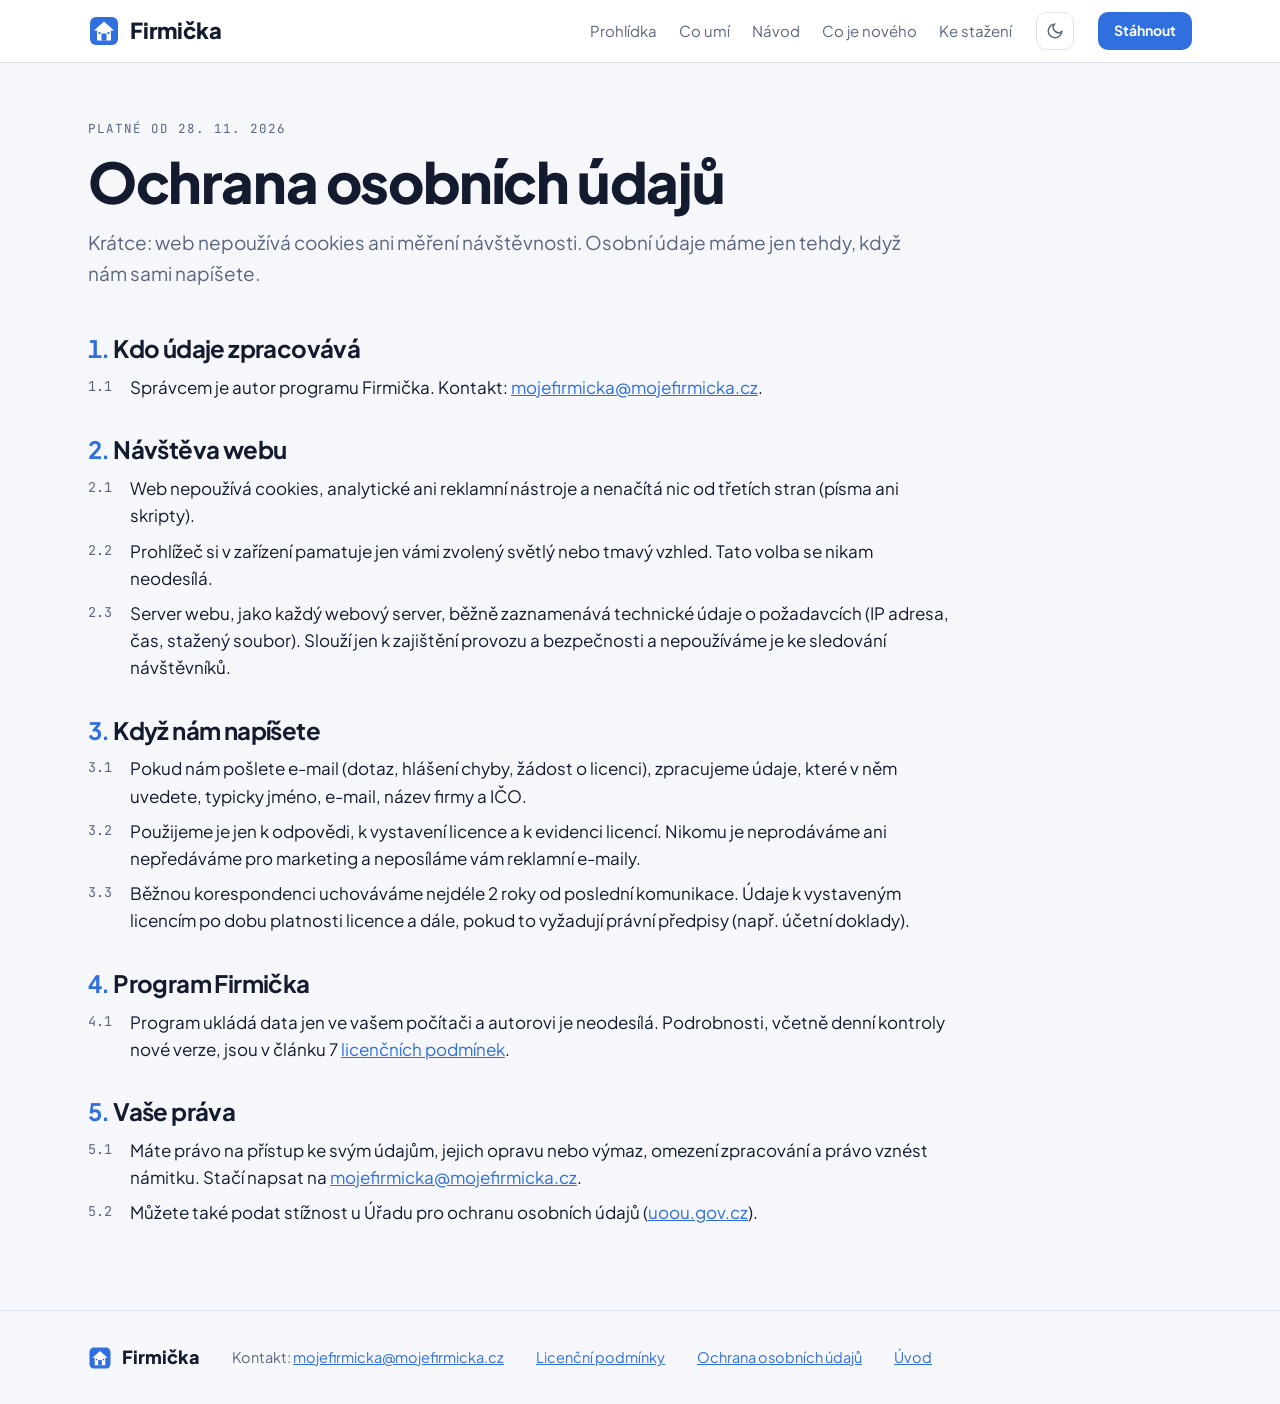
<file: soukromi.html>
<!doctype html>
<html lang="cs">
<head>
<meta charset="utf-8">
<meta name="viewport" content="width=device-width, initial-scale=1">
<link rel="canonical" href="https://mojefirmicka.cz/soukromi.html">
<title>Ochrana osobních údajů · Firmička</title>
<meta name="description" content="Jak web mojefirmicka.cz a autor programu Firmička zachází s osobními údaji: bez cookies, bez měření návštěvnosti.">
<link rel="icon" href="icon.svg" type="image/svg+xml">
<link rel="stylesheet" href="fonts.css">
<link rel="stylesheet" href="styles.css?v=20261121b">
<script>try { var t = localStorage.getItem("theme"); if (t) document.documentElement.dataset.theme = t; } catch (e) {}</script>
</head>
<body>

<header class="top">
  <div class="wrap">
    <a class="brand" href="./"><img src="icon.svg" alt="">Firmička</a>
    <nav>
      <a href="./#prohlidka">Prohlídka</a>
      <a href="./#co-umi">Co umí</a>
      <a href="stahnout.html#navod">Návod</a>
      <a href="stahnout.html#novinky">Co je nového</a>
      <a href="stahnout.html">Ke stažení</a>
    </nav>
    <button class="theme" type="button" aria-label="Přepnout světlý / tmavý vzhled" title="Světlý / tmavý vzhled">
      <svg viewBox="0 0 24 24" fill="none" stroke="currentColor" stroke-width="2" stroke-linecap="round"><path d="M21 12.8A9 9 0 1 1 11.2 3a7 7 0 0 0 9.8 9.8z"/></svg>
    </button>
    <a class="btn primary small" href="stahnout.html">Stáhnout</a>
  </div>
</header>

<main>
<section class="page-head">
  <div class="wrap">
    <p class="eyebrow">Platné od 28. 11. 2026</p>
    <h1>Ochrana osobních údajů</h1>
    <p class="lead">Krátce: web nepoužívá cookies ani měření návštěvnosti. Osobní údaje máme jen tehdy, když nám sami napíšete.</p>
  </div>
</section>
<section class="sec" style="padding-top:40px">
  <div class="wrap">
    <div class="clauses">
<section class="clause" id="s1"><h2><span class="num">1.</span> Kdo údaje zpracovává</h2>
<p><span class="num">1.1</span><span>Správcem je autor programu Firmička. Kontakt: <a href="mailto:mojefirmicka@mojefirmicka.cz">mojefirmicka@mojefirmicka.cz</a>.</span></p>
</section>
<section class="clause" id="s2"><h2><span class="num">2.</span> Návštěva webu</h2>
<p><span class="num">2.1</span><span>Web nepoužívá cookies, analytické ani reklamní nástroje a nenačítá nic od třetích stran (písma ani skripty).</span></p>
<p><span class="num">2.2</span><span>Prohlížeč si v zařízení pamatuje jen vámi zvolený světlý nebo tmavý vzhled. Tato volba se nikam neodesílá.</span></p>
<p><span class="num">2.3</span><span>Server webu, jako každý webový server, běžně zaznamenává technické údaje o požadavcích (IP adresa, čas, stažený soubor). Slouží jen k zajištění provozu a bezpečnosti a nepoužíváme je ke sledování návštěvníků.</span></p>
</section>
<section class="clause" id="s3"><h2><span class="num">3.</span> Když nám napíšete</h2>
<p><span class="num">3.1</span><span>Pokud nám pošlete e-mail (dotaz, hlášení chyby, žádost o licenci), zpracujeme údaje, které v něm uvedete, typicky jméno, e-mail, název firmy a IČO.</span></p>
<p><span class="num">3.2</span><span>Použijeme je jen k odpovědi, k vystavení licence a k evidenci licencí. Nikomu je neprodáváme ani nepředáváme pro marketing a neposíláme vám reklamní e-maily.</span></p>
<p><span class="num">3.3</span><span>Běžnou korespondenci uchováváme nejdéle 2 roky od poslední komunikace. Údaje k vystaveným licencím po dobu platnosti licence a dále, pokud to vyžadují právní předpisy (např. účetní doklady).</span></p>
</section>
<section class="clause" id="s4"><h2><span class="num">4.</span> Program Firmička</h2>
<p><span class="num">4.1</span><span>Program ukládá data jen ve vašem počítači a autorovi je neodesílá. Podrobnosti, včetně denní kontroly nové verze, jsou v článku 7 <a href="podminky.html#cl7">licenčních podmínek</a>.</span></p>
</section>
<section class="clause" id="s5"><h2><span class="num">5.</span> Vaše práva</h2>
<p><span class="num">5.1</span><span>Máte právo na přístup ke svým údajům, jejich opravu nebo výmaz, omezení zpracování a právo vznést námitku. Stačí napsat na <a href="mailto:mojefirmicka@mojefirmicka.cz">mojefirmicka@mojefirmicka.cz</a>.</span></p>
<p><span class="num">5.2</span><span>Můžete také podat stížnost u Úřadu pro ochranu osobních údajů (<a href="https://uoou.gov.cz" target="_blank" rel="noopener">uoou.gov.cz</a>).</span></p>
</section>
    </div>
  </div>
</section>
</main>

<footer>
  <div class="wrap">
    <a class="brand" href="./"><img src="icon.svg" alt="">Firmička</a>
    <span>Kontakt: <a href="mailto:mojefirmicka@mojefirmicka.cz">mojefirmicka@mojefirmicka.cz</a></span>
    <a href="podminky.html">Licenční podmínky</a>
    <a href="soukromi.html">Ochrana osobních údajů</a>
    <a href="./">Úvod</a>
  </div>
</footer>

<script src="web.js?v=20261121b"></script>
</body>
</html>
</file>
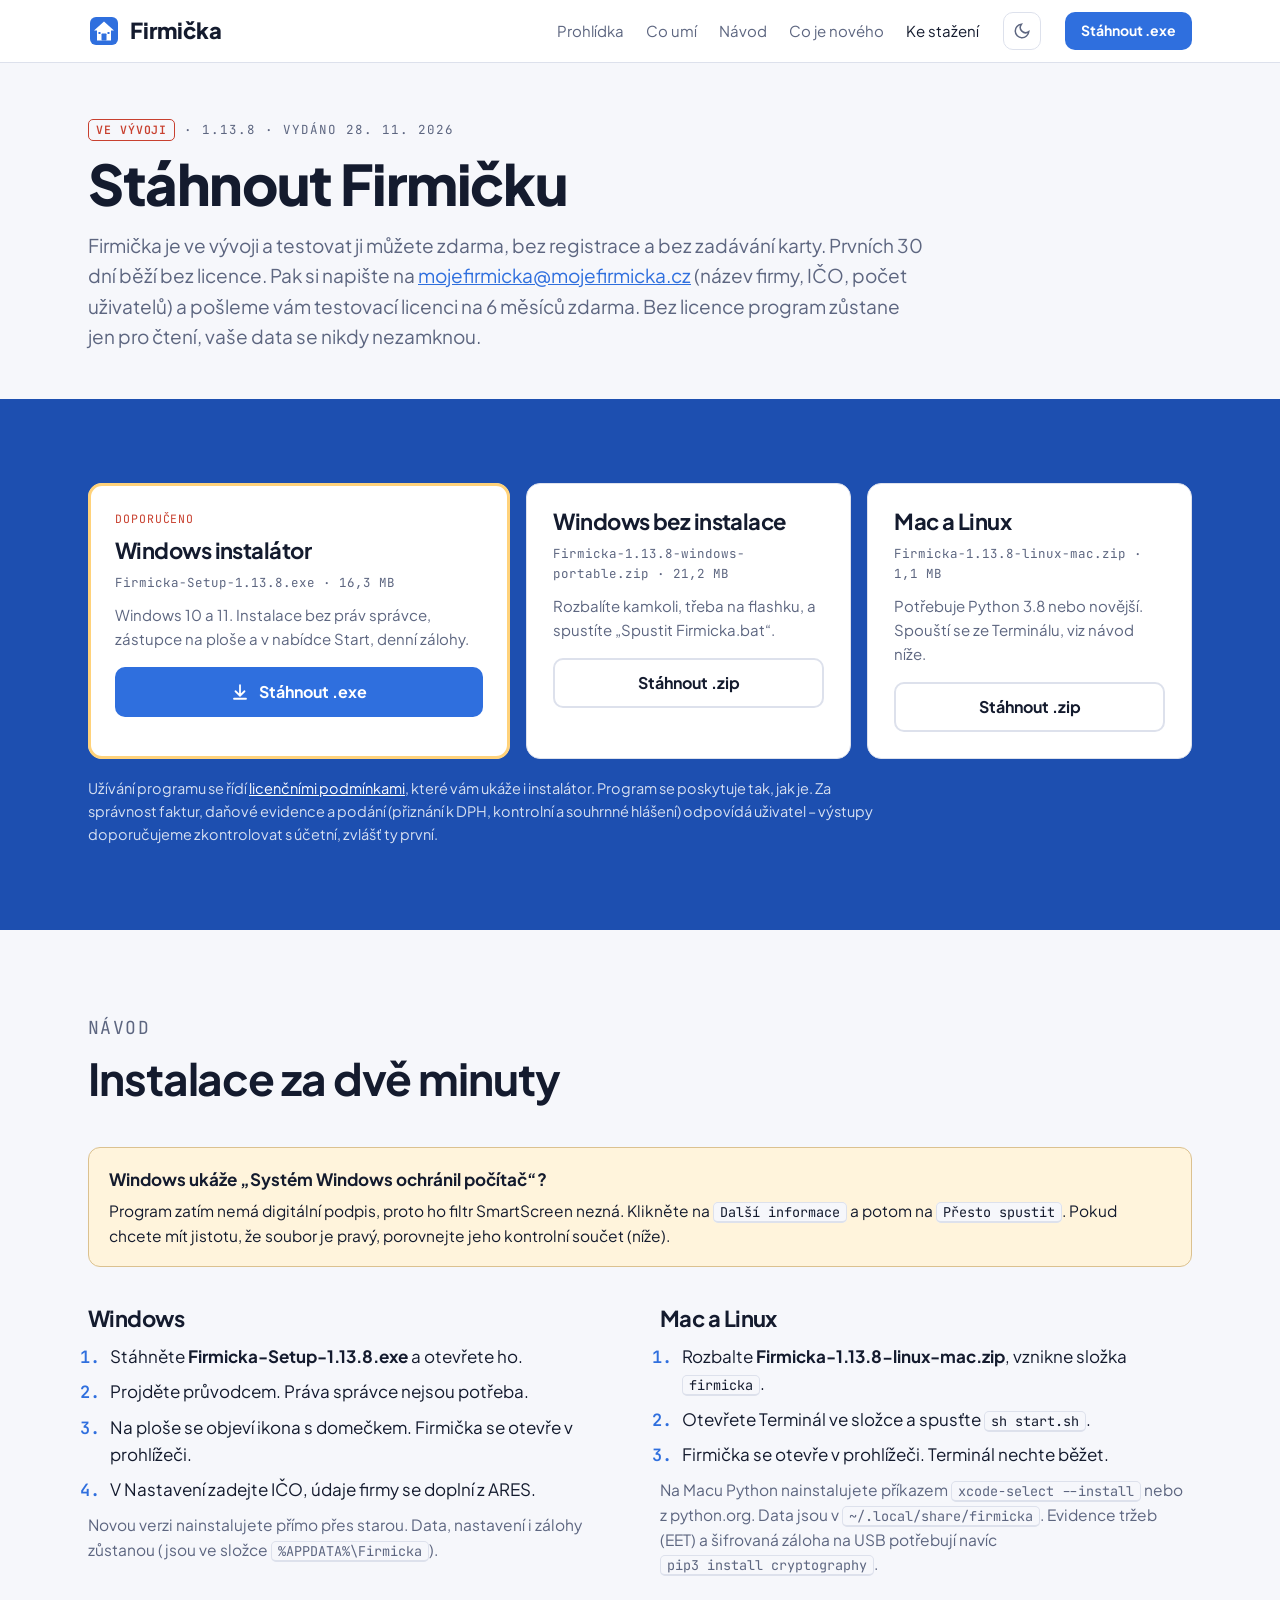
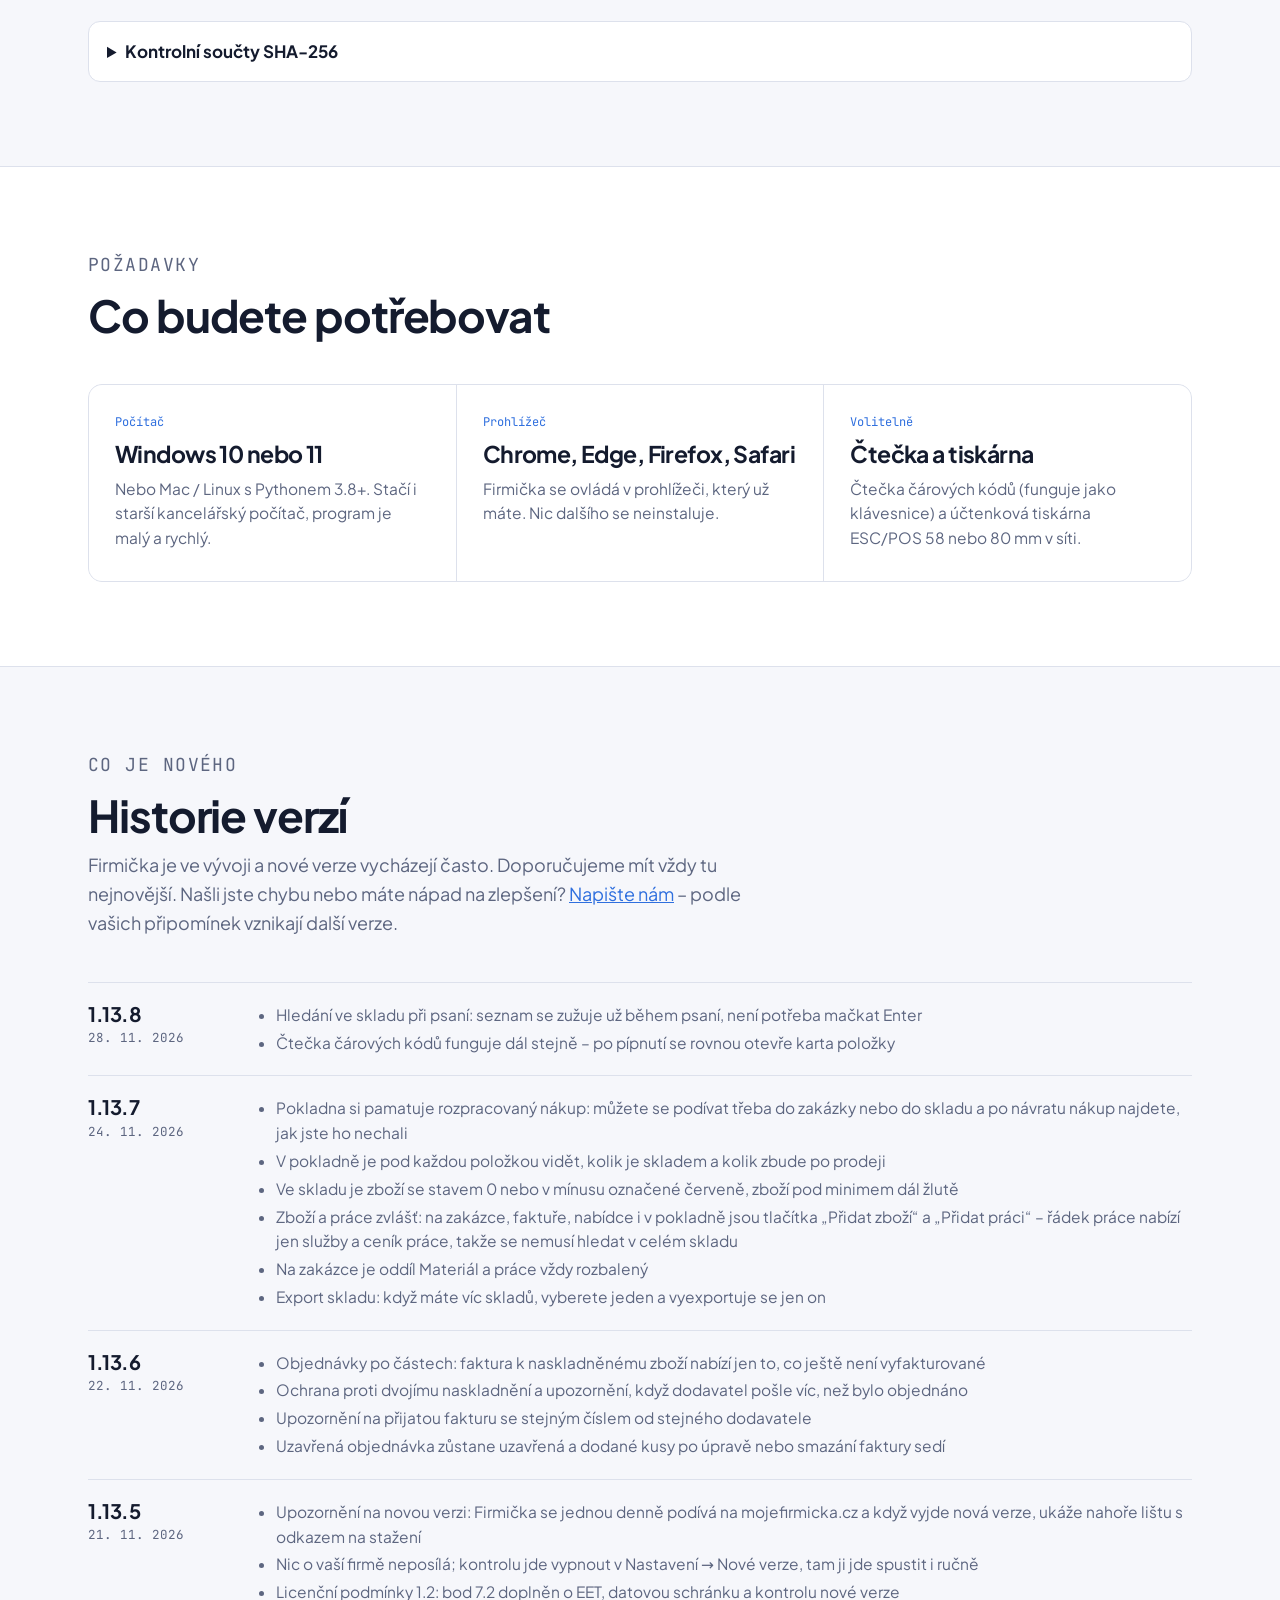
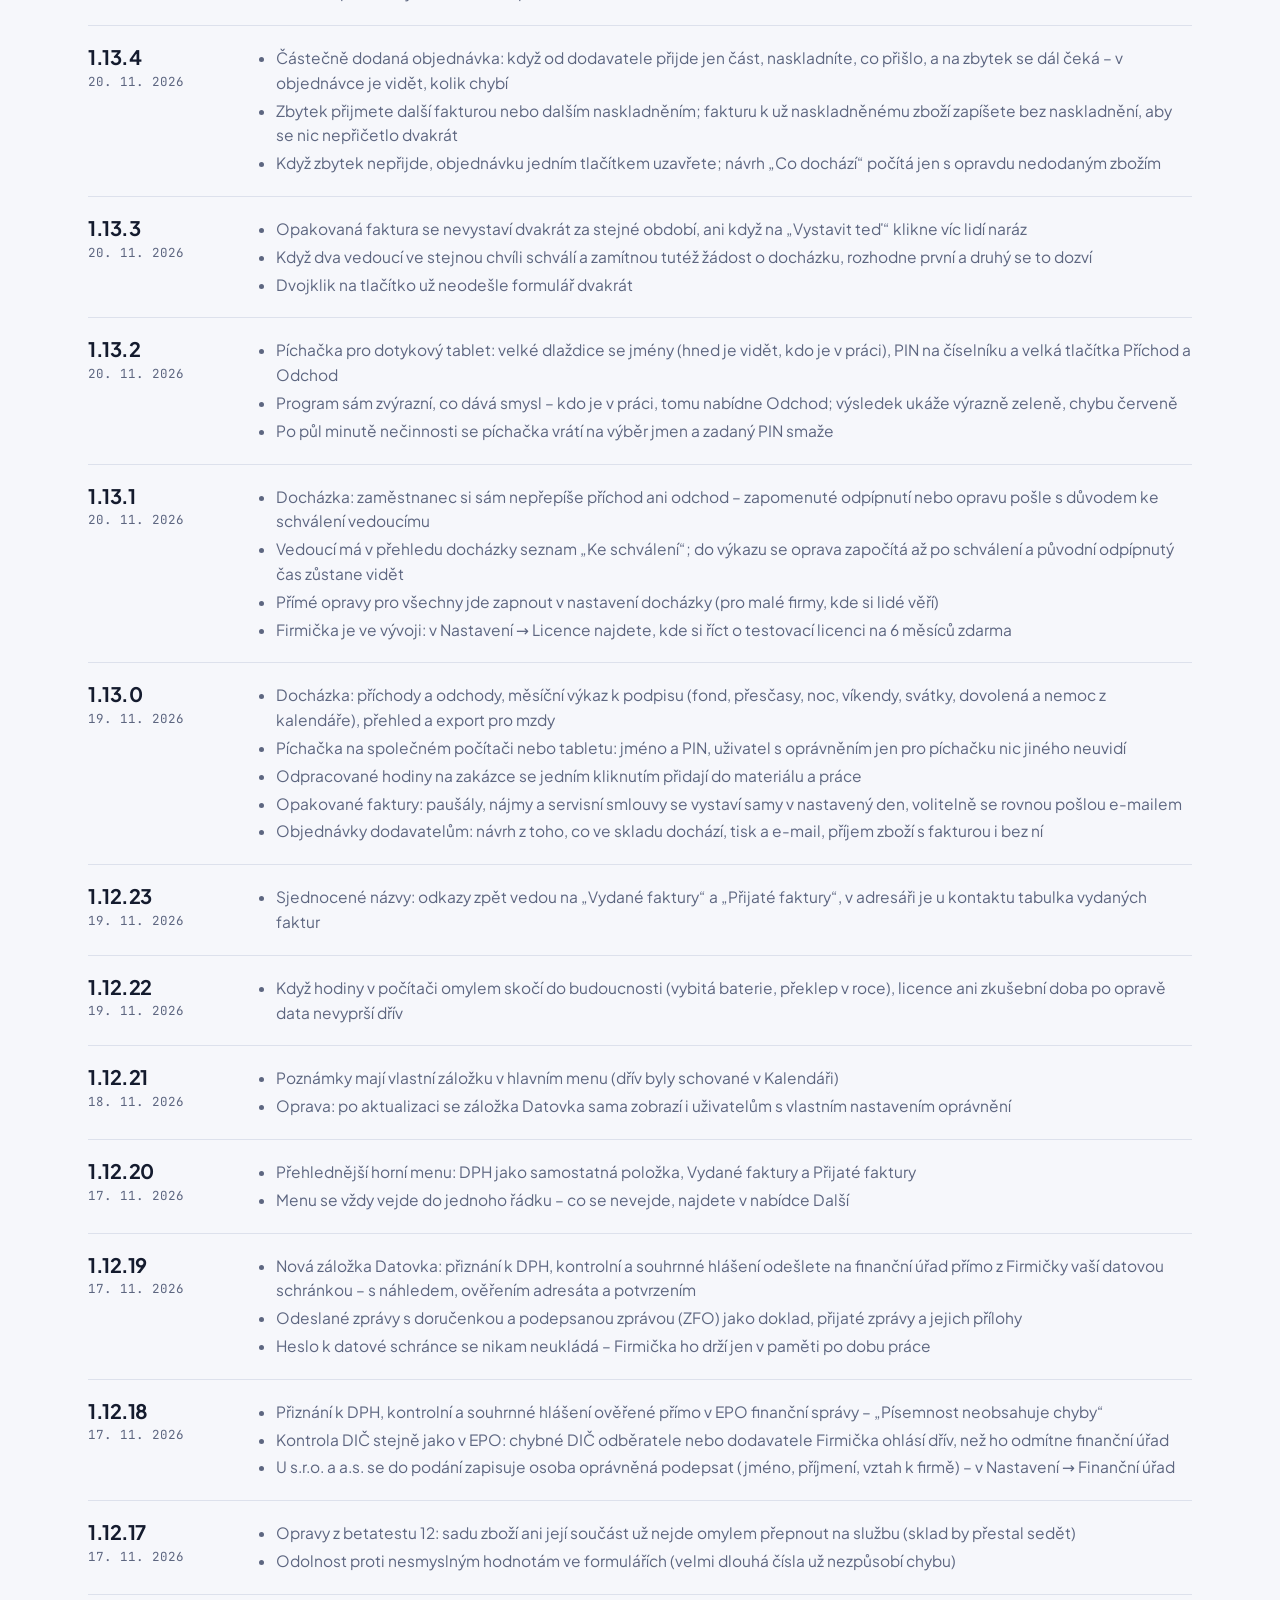
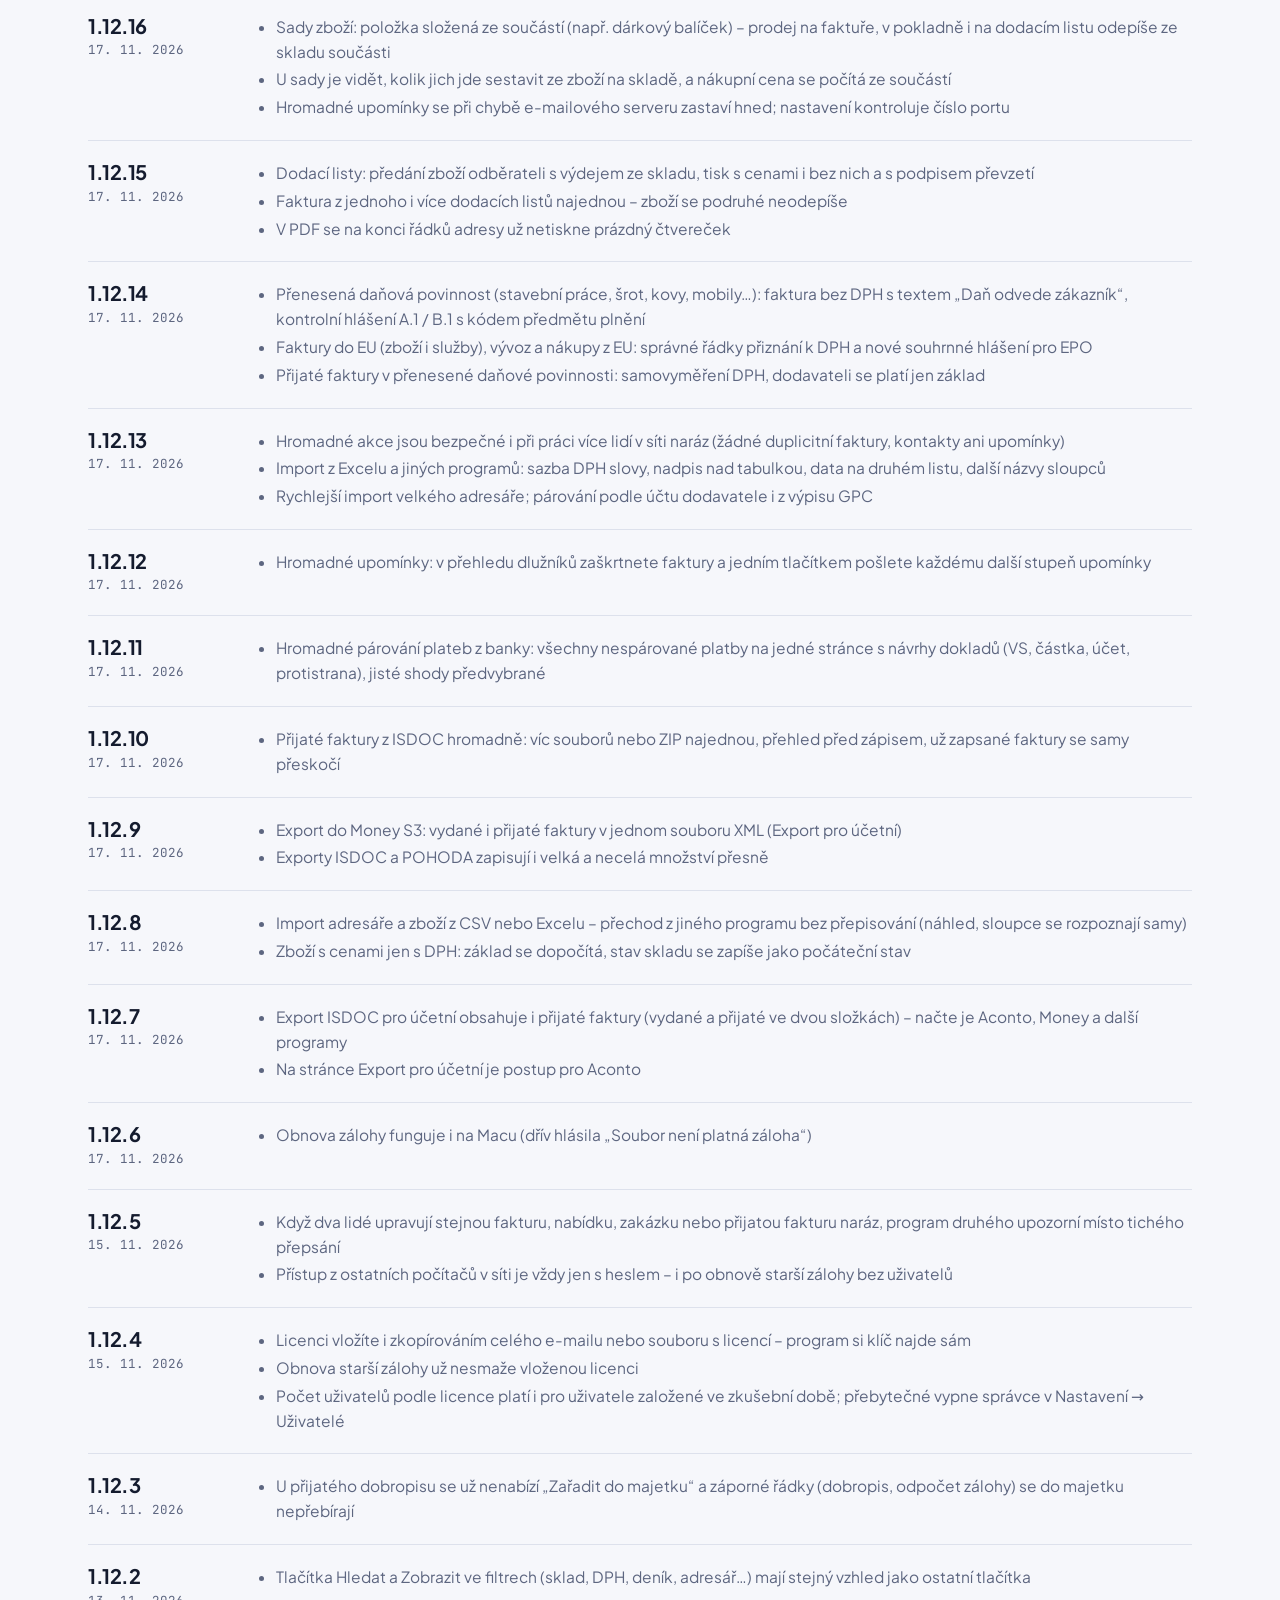
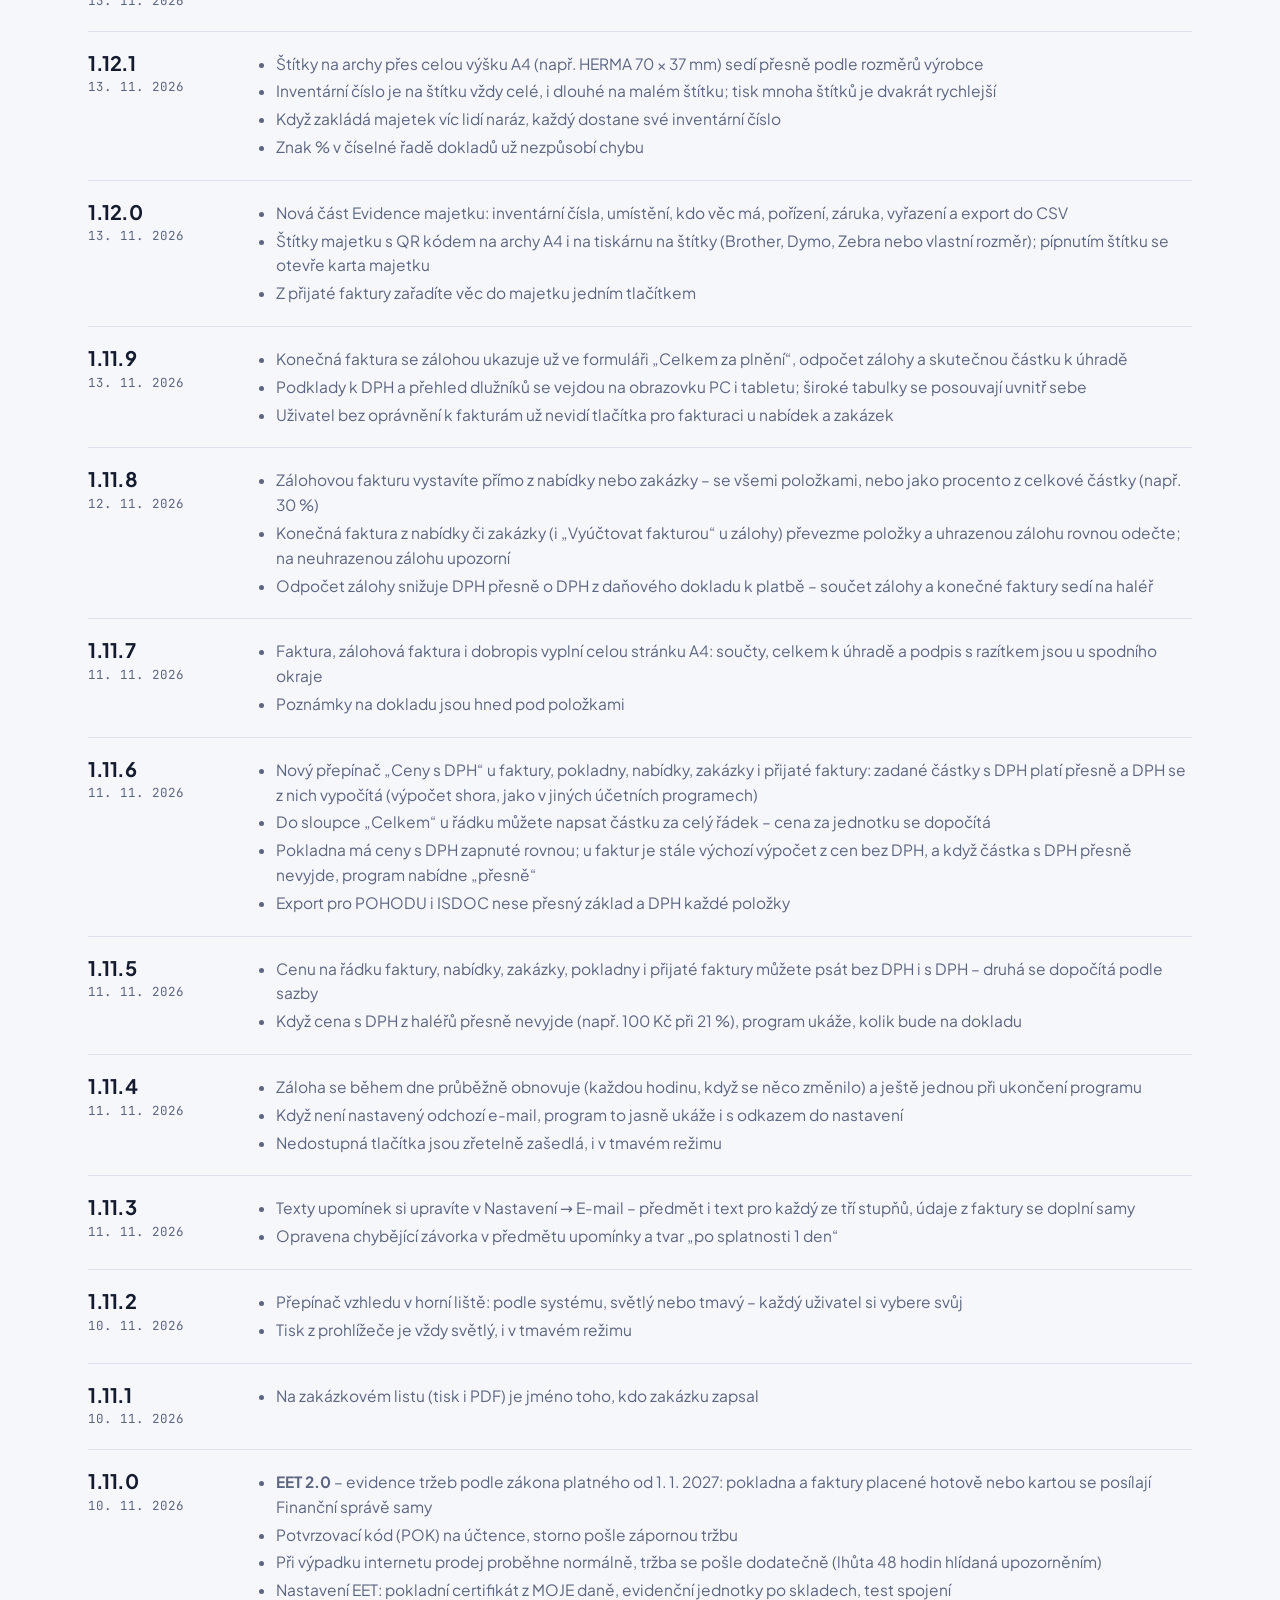
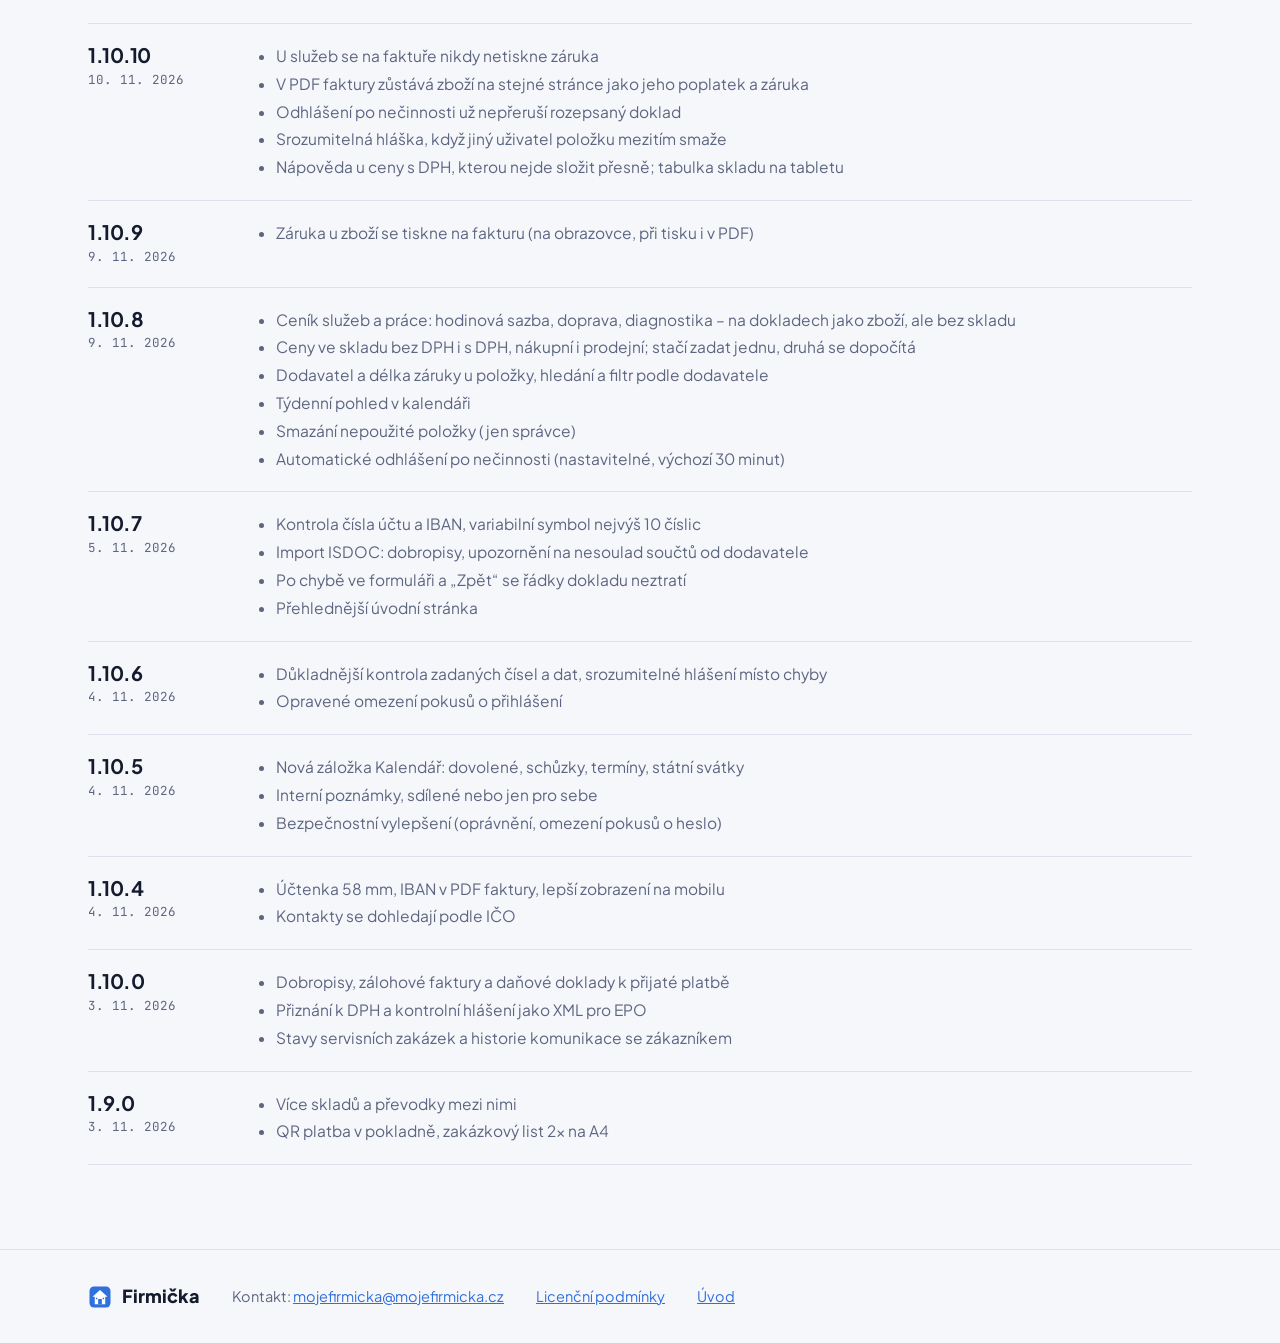
<file: stahnout.html>
<!doctype html>
<html lang="cs">
<head>
<meta charset="utf-8">
<meta name="viewport" content="width=device-width, initial-scale=1">
<link rel="canonical" href="https://mojefirmicka.cz/stahnout.html">
<title>Stáhnout Firmičku – testovací verze 1.13.8</title>
<meta name="description" content="Stáhněte si testovací verzi Firmičky pro Windows, Mac nebo Linux. Ve vývoji – zdarma k testování, bez registrace. Návod k instalaci a přehled novinek.">
<meta property="og:title" content="Stáhnout Firmičku – testovací verze 1.13.8">
<meta property="og:image" content="https://mojefirmicka.cz/img/faktura.webp">
<link rel="icon" href="icon.svg" type="image/svg+xml">
<link rel="stylesheet" href="fonts.css">
<link rel="stylesheet" href="styles.css?v=20261121b">
<script>try { var t = localStorage.getItem("theme"); if (t) document.documentElement.dataset.theme = t; } catch (e) {}</script>
</head>
<body>

<header class="top">
  <div class="wrap">
    <a class="brand" href="./"><img src="icon.svg" alt="">Firmička</a>
    <nav>
      <a href="./#prohlidka">Prohlídka</a>
      <a href="./#co-umi">Co umí</a>
      <a href="#navod">Návod</a>
      <a href="#novinky">Co je nového</a>
      <a href="stahnout.html" aria-current="page">Ke stažení</a>
    </nav>
    <button class="theme" type="button" aria-label="Přepnout světlý / tmavý vzhled" title="Světlý / tmavý vzhled">
      <svg viewBox="0 0 24 24" fill="none" stroke="currentColor" stroke-width="2" stroke-linecap="round"><path d="M21 12.8A9 9 0 1 1 11.2 3a7 7 0 0 0 9.8 9.8z"/></svg>
    </button>
    <a class="btn primary small" href="soubory/Firmicka-Setup-1.13.8.exe" download>Stáhnout .exe</a>
  </div>
</header>

<main>
<section class="page-head">
  <div class="wrap">
    <p class="eyebrow"><span class="beta">ve vývoji</span> · 1.13.8 · vydáno 28. 11. 2026</p>
    <h1>Stáhnout Firmičku</h1>
    <p class="lead">Firmička je ve vývoji a testovat ji můžete zdarma, bez registrace a bez zadávání karty. Prvních 30 dní běží bez licence. Pak si napište na <a href="mailto:mojefirmicka@mojefirmicka.cz?subject=Testovac%C3%AD%20licence%20Firmi%C4%8Dka&amp;body=N%C3%A1zev%20firmy%3A%20%0AI%C4%8CO%3A%20%0APo%C4%8Det%20u%C5%BEivatel%C5%AF%3A%20%0A">mojefirmicka@mojefirmicka.cz</a> (název firmy, IČO, počet uživatelů) a pošleme vám testovací licenci na 6 měsíců zdarma. Bez licence program zůstane jen pro čtení, vaše data se nikdy nezamknou.</p>
  </div>
</section>

<section class="sec dl" style="margin-top:40px">
  <div class="wrap">
    <div class="files">
      <div class="file main">
        <span class="rec">Doporučeno</span>
        <h3>Windows instalátor</h3>
        <span class="meta">Firmicka-Setup-1.13.8.exe · 16,3 MB</span>
        <p>Windows 10 a 11. Instalace bez práv správce, zástupce na ploše a v nabídce Start, denní zálohy.</p>
        <a class="btn primary" href="soubory/Firmicka-Setup-1.13.8.exe" download>
          <svg viewBox="0 0 24 24" fill="none" stroke="currentColor" stroke-width="2.4" stroke-linecap="round" aria-hidden="true"><path d="M12 3v13M6 11l6 6 6-6M4 21h16"/></svg>
          Stáhnout .exe
        </a>
      </div>
      <div class="file">
        <h3>Windows bez instalace</h3>
        <span class="meta">Firmicka-1.13.8-windows-portable.zip · 21,2 MB</span>
        <p>Rozbalíte kamkoli, třeba na flashku, a spustíte „Spustit Firmicka.bat“.</p>
        <a class="btn ghost" href="soubory/Firmicka-1.13.8-windows-portable.zip" download>Stáhnout .zip</a>
      </div>
      <div class="file">
        <h3>Mac a Linux</h3>
        <span class="meta">Firmicka-1.13.8-linux-mac.zip · 1,1 MB</span>
        <p>Potřebuje Python 3.8 nebo novější. Spouští se ze Terminálu, viz návod níže.</p>
        <a class="btn ghost" href="soubory/Firmicka-1.13.8-linux-mac.zip" download>Stáhnout .zip</a>
      </div>
    </div>
    <p class="note">Užívání programu se řídí <a href="podminky.html" style="color:#fff">licenčními podmínkami</a>, které vám ukáže i instalátor.
    Program se poskytuje tak, jak je. Za správnost faktur, daňové evidence a podání (přiznání k DPH, kontrolní a souhrnné hlášení)
    odpovídá uživatel – výstupy doporučujeme zkontrolovat s účetní, zvlášť ty první.</p>
  </div>
</section>

<section class="sec" id="navod">
  <div class="wrap">
    <div class="sec-head">
      <p class="eyebrow">Návod</p>
      <h2>Instalace za dvě minuty</h2>
    </div>

    <div class="callout" style="margin-bottom:40px">
      <b>Windows ukáže „Systém Windows ochránil počítač“?</b>
      <span>Program zatím nemá digitální podpis, proto ho filtr SmartScreen nezná. Klikněte na <span class="k">Další informace</span> a potom na <span class="k">Přesto spustit</span>. Pokud chcete mít jistotu, že soubor je pravý, porovnejte jeho kontrolní součet (níže).</span>
    </div>

    <div class="guide">
      <div>
        <h3>Windows</h3>
        <ol>
          <li>Stáhněte <b>Firmicka-Setup-1.13.8.exe</b> a otevřete ho.</li>
          <li>Projděte průvodcem. Práva správce nejsou potřeba.</li>
          <li>Na ploše se objeví ikona s domečkem. Firmička se otevře v prohlížeči.</li>
          <li>V Nastavení zadejte IČO, údaje firmy se doplní z ARES.</li>
        </ol>
        <p>Novou verzi nainstalujete přímo přes starou. Data, nastavení i zálohy zůstanou (jsou ve složce <span class="k">%APPDATA%\Firmicka</span>).</p>
      </div>
      <div>
        <h3>Mac a Linux</h3>
        <ol>
          <li>Rozbalte <b>Firmicka-1.13.8-linux-mac.zip</b>, vznikne složka <span class="k">firmicka</span>.</li>
          <li>Otevřete Terminál ve složce a spusťte <span class="k">sh start.sh</span>.</li>
          <li>Firmička se otevře v prohlížeči. Terminál nechte běžet.</li>
        </ol>
        <p>Na Macu Python nainstalujete příkazem <span class="k">xcode-select --install</span> nebo z python.org. Data jsou v <span class="k">~/.local/share/firmicka</span>. Evidence tržeb (EET) a šifrovaná záloha na USB potřebují navíc <span class="k">pip3 install cryptography</span>.</p>
      </div>
    </div>

    <details class="sums" style="margin-top:44px">
      <summary>Kontrolní součty SHA-256</summary>
      <pre>042e76170a1c9f47d0e9d9efaf14c270a28b4479c88e00d33a06aa09f09b0846  Firmicka-Setup-1.13.8.exe
117fa8fc34b1c6af6f3e0b4b92aa31ff00cc9516f523d89097f57e0f219aa493  Firmicka-1.13.8-windows-portable.zip
bc05aaae787b9285fdceb43e78b3ffc36d86e60608e34d90ee9a9271c265c3d7  Firmicka-1.13.8-linux-mac.zip</pre>
      <p>Ve Windows ověříte v PowerShellu: <span class="k">Get-FileHash .\Firmicka-Setup-1.13.8.exe</span>. Na Macu a Linuxu: <span class="k">shasum -a 256 soubor</span>. Součty ke stažení: <a href="soubory/SHA256SUMS.txt">SHA256SUMS.txt</a>.</p>
    </details>
  </div>
</section>

<section class="sec band">
  <div class="wrap">
    <div class="sec-head">
      <p class="eyebrow">Požadavky</p>
      <h2>Co budete potřebovat</h2>
    </div>
    <div class="mods">
      <article class="mod"><span class="tag">Počítač</span><h3>Windows 10 nebo 11</h3><p>Nebo Mac / Linux s Pythonem 3.8+. Stačí i starší kancelářský počítač, program je malý a rychlý.</p></article>
      <article class="mod"><span class="tag">Prohlížeč</span><h3>Chrome, Edge, Firefox, Safari</h3><p>Firmička se ovládá v prohlížeči, který už máte. Nic dalšího se neinstaluje.</p></article>
      <article class="mod"><span class="tag">Volitelně</span><h3>Čtečka a tiskárna</h3><p>Čtečka čárových kódů (funguje jako klávesnice) a účtenková tiskárna ESC/POS 58 nebo 80 mm v síti.</p></article>
    </div>
  </div>
</section>

<section class="sec" id="novinky">
  <div class="wrap">
    <div class="sec-head">
      <p class="eyebrow">Co je nového</p>
      <h2>Historie verzí</h2>
      <p>Firmička je ve vývoji a nové verze vycházejí často. Doporučujeme mít vždy tu nejnovější. Našli jste chybu nebo máte nápad na zlepšení? <a href="mailto:mojefirmicka@mojefirmicka.cz?subject=P%C5%99ipom%C3%ADnka%20k%20Firmi%C4%8Dky&amp;body=Co%20by%20mi%20pomohlo%3A%20%0A%0AJak%20to%20d%C4%9Bl%C3%A1m%20te%C4%8F%3A%20%0A">Napište nám</a> – podle vašich připomínek vznikají další verze.</p>
    </div>
    <div class="log">
      <article><div><h3>1.13.8</h3><p class="when">28. 11. 2026</p></div><ul>
        <li>Hledání ve skladu při psaní: seznam se zužuje už během psaní, není potřeba mačkat Enter</li>
        <li>Čtečka čárových kódů funguje dál stejně – po pípnutí se rovnou otevře karta položky</li>
      </ul></article>
      <article><div><h3>1.13.7</h3><p class="when">24. 11. 2026</p></div><ul>
        <li>Pokladna si pamatuje rozpracovaný nákup: můžete se podívat třeba do zakázky nebo do skladu a po návratu nákup najdete, jak jste ho nechali</li>
        <li>V pokladně je pod každou položkou vidět, kolik je skladem a kolik zbude po prodeji</li>
        <li>Ve skladu je zboží se stavem 0 nebo v mínusu označené červeně, zboží pod minimem dál žlutě</li>
        <li>Zboží a práce zvlášť: na zakázce, faktuře, nabídce i v pokladně jsou tlačítka „Přidat zboží“ a „Přidat práci“ – řádek práce nabízí jen služby a ceník práce, takže se nemusí hledat v celém skladu</li>
        <li>Na zakázce je oddíl Materiál a práce vždy rozbalený</li>
        <li>Export skladu: když máte víc skladů, vyberete jeden a vyexportuje se jen on</li>
      </ul></article>
      <article><div><h3>1.13.6</h3><p class="when">22. 11. 2026</p></div><ul>
        <li>Objednávky po částech: faktura k naskladněnému zboží nabízí jen to, co ještě není vyfakturované</li>
        <li>Ochrana proti dvojímu naskladnění a upozornění, když dodavatel pošle víc, než bylo objednáno</li>
        <li>Upozornění na přijatou fakturu se stejným číslem od stejného dodavatele</li>
        <li>Uzavřená objednávka zůstane uzavřená a dodané kusy po úpravě nebo smazání faktury sedí</li>
      </ul></article>
      <article><div><h3>1.13.5</h3><p class="when">21. 11. 2026</p></div><ul>
        <li>Upozornění na novou verzi: Firmička se jednou denně podívá na mojefirmicka.cz a když vyjde nová verze, ukáže nahoře lištu s odkazem na stažení</li>
        <li>Nic o vaší firmě neposílá; kontrolu jde vypnout v Nastavení → Nové verze, tam ji jde spustit i ručně</li>
        <li>Licenční podmínky 1.2: bod 7.2 doplněn o EET, datovou schránku a kontrolu nové verze</li>
      </ul></article>
      <article><div><h3>1.13.4</h3><p class="when">20. 11. 2026</p></div><ul>
        <li>Částečně dodaná objednávka: když od dodavatele přijde jen část, naskladníte, co přišlo, a na zbytek se dál čeká – v objednávce je vidět, kolik chybí</li>
        <li>Zbytek přijmete další fakturou nebo dalším naskladněním; fakturu k už naskladněnému zboží zapíšete bez naskladnění, aby se nic nepřičetlo dvakrát</li>
        <li>Když zbytek nepřijde, objednávku jedním tlačítkem uzavřete; návrh „Co dochází“ počítá jen s opravdu nedodaným zbožím</li>
      </ul></article>
      <article><div><h3>1.13.3</h3><p class="when">20. 11. 2026</p></div><ul>
        <li>Opakovaná faktura se nevystaví dvakrát za stejné období, ani když na „Vystavit teď“ klikne víc lidí naráz</li>
        <li>Když dva vedoucí ve stejnou chvíli schválí a zamítnou tutéž žádost o docházku, rozhodne první a druhý se to dozví</li>
        <li>Dvojklik na tlačítko už neodešle formulář dvakrát</li>
      </ul></article>
      <article><div><h3>1.13.2</h3><p class="when">20. 11. 2026</p></div><ul>
        <li>Píchačka pro dotykový tablet: velké dlaždice se jmény (hned je vidět, kdo je v práci), PIN na číselníku a velká tlačítka Příchod a Odchod</li>
        <li>Program sám zvýrazní, co dává smysl – kdo je v práci, tomu nabídne Odchod; výsledek ukáže výrazně zeleně, chybu červeně</li>
        <li>Po půl minutě nečinnosti se píchačka vrátí na výběr jmen a zadaný PIN smaže</li>
      </ul></article>
      <article><div><h3>1.13.1</h3><p class="when">20. 11. 2026</p></div><ul>
        <li>Docházka: zaměstnanec si sám nepřepíše příchod ani odchod – zapomenuté odpípnutí nebo opravu pošle s důvodem ke schválení vedoucímu</li>
        <li>Vedoucí má v přehledu docházky seznam „Ke schválení“; do výkazu se oprava započítá až po schválení a původní odpípnutý čas zůstane vidět</li>
        <li>Přímé opravy pro všechny jde zapnout v nastavení docházky (pro malé firmy, kde si lidé věří)</li>
        <li>Firmička je ve vývoji: v Nastavení → Licence najdete, kde si říct o testovací licenci na 6 měsíců zdarma</li>
      </ul></article>
      <article><div><h3>1.13.0</h3><p class="when">19. 11. 2026</p></div><ul>
        <li>Docházka: příchody a odchody, měsíční výkaz k podpisu (fond, přesčasy, noc, víkendy, svátky, dovolená a nemoc z kalendáře), přehled a export pro mzdy</li>
        <li>Píchačka na společném počítači nebo tabletu: jméno a PIN, uživatel s oprávněním jen pro píchačku nic jiného neuvidí</li>
        <li>Odpracované hodiny na zakázce se jedním kliknutím přidají do materiálu a práce</li>
        <li>Opakované faktury: paušály, nájmy a servisní smlouvy se vystaví samy v nastavený den, volitelně se rovnou pošlou e-mailem</li>
        <li>Objednávky dodavatelům: návrh z toho, co ve skladu dochází, tisk a e-mail, příjem zboží s fakturou i bez ní</li>
      </ul></article>
      <article><div><h3>1.12.23</h3><p class="when">19. 11. 2026</p></div><ul>
        <li>Sjednocené názvy: odkazy zpět vedou na „Vydané faktury“ a „Přijaté faktury“, v adresáři je u kontaktu tabulka vydaných faktur</li>
      </ul></article>
      <article><div><h3>1.12.22</h3><p class="when">19. 11. 2026</p></div><ul>
        <li>Když hodiny v počítači omylem skočí do budoucnosti (vybitá baterie, překlep v roce), licence ani zkušební doba po opravě data nevyprší dřív</li>
      </ul></article>
      <article><div><h3>1.12.21</h3><p class="when">18. 11. 2026</p></div><ul>
        <li>Poznámky mají vlastní záložku v hlavním menu (dřív byly schované v Kalendáři)</li>
        <li>Oprava: po aktualizaci se záložka Datovka sama zobrazí i uživatelům s vlastním nastavením oprávnění</li>
      </ul></article>
      <article><div><h3>1.12.20</h3><p class="when">17. 11. 2026</p></div><ul>
        <li>Přehlednější horní menu: DPH jako samostatná položka, Vydané faktury a Přijaté faktury</li>
        <li>Menu se vždy vejde do jednoho řádku – co se nevejde, najdete v nabídce Další</li>
      </ul></article>
      <article><div><h3>1.12.19</h3><p class="when">17. 11. 2026</p></div><ul>
        <li>Nová záložka Datovka: přiznání k DPH, kontrolní a souhrnné hlášení odešlete na finanční úřad přímo z Firmičky vaší datovou schránkou – s náhledem, ověřením adresáta a potvrzením</li>
        <li>Odeslané zprávy s doručenkou a podepsanou zprávou (ZFO) jako doklad, přijaté zprávy a jejich přílohy</li>
        <li>Heslo k datové schránce se nikam neukládá – Firmička ho drží jen v paměti po dobu práce</li>
      </ul></article>
      <article><div><h3>1.12.18</h3><p class="when">17. 11. 2026</p></div><ul>
        <li>Přiznání k DPH, kontrolní a souhrnné hlášení ověřené přímo v EPO finanční správy – „Písemnost neobsahuje chyby“</li>
        <li>Kontrola DIČ stejně jako v EPO: chybné DIČ odběratele nebo dodavatele Firmička ohlásí dřív, než ho odmítne finanční úřad</li>
        <li>U s.r.o. a a.s. se do podání zapisuje osoba oprávněná podepsat (jméno, příjmení, vztah k firmě) – v Nastavení → Finanční úřad</li>
      </ul></article>
      <article><div><h3>1.12.17</h3><p class="when">17. 11. 2026</p></div><ul>
        <li>Opravy z betatestu 12: sadu zboží ani její součást už nejde omylem přepnout na službu (sklad by přestal sedět)</li>
        <li>Odolnost proti nesmyslným hodnotám ve formulářích (velmi dlouhá čísla už nezpůsobí chybu)</li>
      </ul></article>
      <article><div><h3>1.12.16</h3><p class="when">17. 11. 2026</p></div><ul>
        <li>Sady zboží: položka složená ze součástí (např. dárkový balíček) – prodej na faktuře, v pokladně i na dodacím listu odepíše ze skladu součásti</li>
        <li>U sady je vidět, kolik jich jde sestavit ze zboží na skladě, a nákupní cena se počítá ze součástí</li>
        <li>Hromadné upomínky se při chybě e-mailového serveru zastaví hned; nastavení kontroluje číslo portu</li>
      </ul></article>
      <article><div><h3>1.12.15</h3><p class="when">17. 11. 2026</p></div><ul>
        <li>Dodací listy: předání zboží odběrateli s výdejem ze skladu, tisk s cenami i bez nich a s podpisem převzetí</li>
        <li>Faktura z jednoho i více dodacích listů najednou – zboží se podruhé neodepíše</li>
        <li>V PDF se na konci řádků adresy už netiskne prázdný čtvereček</li>
      </ul></article>
      <article><div><h3>1.12.14</h3><p class="when">17. 11. 2026</p></div><ul>
        <li>Přenesená daňová povinnost (stavební práce, šrot, kovy, mobily…): faktura bez DPH s textem „Daň odvede zákazník“, kontrolní hlášení A.1 / B.1 s kódem předmětu plnění</li>
        <li>Faktury do EU (zboží i služby), vývoz a nákupy z EU: správné řádky přiznání k DPH a nové souhrnné hlášení pro EPO</li>
        <li>Přijaté faktury v přenesené daňové povinnosti: samovyměření DPH, dodavateli se platí jen základ</li>
      </ul></article>
      <article><div><h3>1.12.13</h3><p class="when">17. 11. 2026</p></div><ul>
        <li>Hromadné akce jsou bezpečné i při práci více lidí v síti naráz (žádné duplicitní faktury, kontakty ani upomínky)</li>
        <li>Import z Excelu a jiných programů: sazba DPH slovy, nadpis nad tabulkou, data na druhém listu, další názvy sloupců</li>
        <li>Rychlejší import velkého adresáře; párování podle účtu dodavatele i z výpisu GPC</li>
      </ul></article>
      <article><div><h3>1.12.12</h3><p class="when">17. 11. 2026</p></div><ul>
        <li>Hromadné upomínky: v přehledu dlužníků zaškrtnete faktury a jedním tlačítkem pošlete každému další stupeň upomínky</li>
      </ul></article>
      <article><div><h3>1.12.11</h3><p class="when">17. 11. 2026</p></div><ul>
        <li>Hromadné párování plateb z banky: všechny nespárované platby na jedné stránce s návrhy dokladů (VS, částka, účet, protistrana), jisté shody předvybrané</li>
      </ul></article>
      <article><div><h3>1.12.10</h3><p class="when">17. 11. 2026</p></div><ul>
        <li>Přijaté faktury z ISDOC hromadně: víc souborů nebo ZIP najednou, přehled před zápisem, už zapsané faktury se samy přeskočí</li>
      </ul></article>
      <article><div><h3>1.12.9</h3><p class="when">17. 11. 2026</p></div><ul>
        <li>Export do Money S3: vydané i přijaté faktury v jednom souboru XML (Export pro účetní)</li>
        <li>Exporty ISDOC a POHODA zapisují i velká a necelá množství přesně</li>
      </ul></article>
      <article><div><h3>1.12.8</h3><p class="when">17. 11. 2026</p></div><ul>
        <li>Import adresáře a zboží z CSV nebo Excelu – přechod z jiného programu bez přepisování (náhled, sloupce se rozpoznají samy)</li>
        <li>Zboží s cenami jen s DPH: základ se dopočítá, stav skladu se zapíše jako počáteční stav</li>
      </ul></article>
      <article><div><h3>1.12.7</h3><p class="when">17. 11. 2026</p></div><ul>
        <li>Export ISDOC pro účetní obsahuje i přijaté faktury (vydané a přijaté ve dvou složkách) – načte je Aconto, Money a další programy</li>
        <li>Na stránce Export pro účetní je postup pro Aconto</li>
      </ul></article>
      <article><div><h3>1.12.6</h3><p class="when">17. 11. 2026</p></div><ul>
        <li>Obnova zálohy funguje i na Macu (dřív hlásila „Soubor není platná záloha“)</li>
      </ul></article>
      <article><div><h3>1.12.5</h3><p class="when">15. 11. 2026</p></div><ul>
        <li>Když dva lidé upravují stejnou fakturu, nabídku, zakázku nebo přijatou fakturu naráz, program druhého upozorní místo tichého přepsání</li>
        <li>Přístup z ostatních počítačů v síti je vždy jen s heslem – i po obnově starší zálohy bez uživatelů</li>
      </ul></article>
      <article><div><h3>1.12.4</h3><p class="when">15. 11. 2026</p></div><ul>
        <li>Licenci vložíte i zkopírováním celého e-mailu nebo souboru s licencí – program si klíč najde sám</li>
        <li>Obnova starší zálohy už nesmaže vloženou licenci</li>
        <li>Počet uživatelů podle licence platí i pro uživatele založené ve zkušební době; přebytečné vypne správce v Nastavení → Uživatelé</li>
      </ul></article>
      <article><div><h3>1.12.3</h3><p class="when">14. 11. 2026</p></div><ul>
        <li>U přijatého dobropisu se už nenabízí „Zařadit do majetku“ a záporné řádky (dobropis, odpočet zálohy) se do majetku nepřebírají</li>
      </ul></article>
      <article><div><h3>1.12.2</h3><p class="when">13. 11. 2026</p></div><ul>
        <li>Tlačítka Hledat a Zobrazit ve filtrech (sklad, DPH, deník, adresář…) mají stejný vzhled jako ostatní tlačítka</li></ul></article>
      <article><div><h3>1.12.1</h3><p class="when">13. 11. 2026</p></div><ul>
        <li>Štítky na archy přes celou výšku A4 (např. HERMA 70 × 37 mm) sedí přesně podle rozměrů výrobce</li>
        <li>Inventární číslo je na štítku vždy celé, i dlouhé na malém štítku; tisk mnoha štítků je dvakrát rychlejší</li>
        <li>Když zakládá majetek víc lidí naráz, každý dostane své inventární číslo</li>
        <li>Znak % v číselné řadě dokladů už nezpůsobí chybu</li></ul></article>
      <article><div><h3>1.12.0</h3><p class="when">13. 11. 2026</p></div><ul>
        <li>Nová část Evidence majetku: inventární čísla, umístění, kdo věc má, pořízení, záruka, vyřazení a export do CSV</li>
        <li>Štítky majetku s QR kódem na archy A4 i na tiskárnu na štítky (Brother, Dymo, Zebra nebo vlastní rozměr); pípnutím štítku se otevře karta majetku</li>
        <li>Z přijaté faktury zařadíte věc do majetku jedním tlačítkem</li></ul></article>
      <article><div><h3>1.11.9</h3><p class="when">13. 11. 2026</p></div><ul>
        <li>Konečná faktura se zálohou ukazuje už ve formuláři „Celkem za plnění“, odpočet zálohy a skutečnou částku k úhradě</li>
        <li>Podklady k DPH a přehled dlužníků se vejdou na obrazovku PC i tabletu; široké tabulky se posouvají uvnitř sebe</li>
        <li>Uživatel bez oprávnění k fakturám už nevidí tlačítka pro fakturaci u nabídek a zakázek</li></ul></article>
      <article><div><h3>1.11.8</h3><p class="when">12. 11. 2026</p></div><ul>
        <li>Zálohovou fakturu vystavíte přímo z nabídky nebo zakázky – se všemi položkami, nebo jako procento z celkové částky (např. 30 %)</li>
        <li>Konečná faktura z nabídky či zakázky (i „Vyúčtovat fakturou“ u zálohy) převezme položky a uhrazenou zálohu rovnou odečte; na neuhrazenou zálohu upozorní</li>
        <li>Odpočet zálohy snižuje DPH přesně o DPH z daňového dokladu k platbě – součet zálohy a konečné faktury sedí na haléř</li></ul></article>
      <article><div><h3>1.11.7</h3><p class="when">11. 11. 2026</p></div><ul>
        <li>Faktura, zálohová faktura i dobropis vyplní celou stránku A4: součty, celkem k úhradě a podpis s razítkem jsou u spodního okraje</li>
        <li>Poznámky na dokladu jsou hned pod položkami</li></ul></article>
      <article><div><h3>1.11.6</h3><p class="when">11. 11. 2026</p></div><ul>
        <li>Nový přepínač „Ceny s DPH“ u faktury, pokladny, nabídky, zakázky i přijaté faktury: zadané částky s DPH platí přesně a DPH se z nich vypočítá (výpočet shora, jako v jiných účetních programech)</li>
        <li>Do sloupce „Celkem“ u řádku můžete napsat částku za celý řádek – cena za jednotku se dopočítá</li>
        <li>Pokladna má ceny s DPH zapnuté rovnou; u faktur je stále výchozí výpočet z cen bez DPH, a když částka s DPH přesně nevyjde, program nabídne „přesně“</li>
        <li>Export pro POHODU i ISDOC nese přesný základ a DPH každé položky</li></ul></article>
      <article><div><h3>1.11.5</h3><p class="when">11. 11. 2026</p></div><ul>
        <li>Cenu na řádku faktury, nabídky, zakázky, pokladny i přijaté faktury můžete psát bez DPH i s DPH – druhá se dopočítá podle sazby</li>
        <li>Když cena s DPH z haléřů přesně nevyjde (např. 100 Kč při 21 %), program ukáže, kolik bude na dokladu</li></ul></article>
      <article><div><h3>1.11.4</h3><p class="when">11. 11. 2026</p></div><ul>
        <li>Záloha se během dne průběžně obnovuje (každou hodinu, když se něco změnilo) a ještě jednou při ukončení programu</li>
        <li>Když není nastavený odchozí e-mail, program to jasně ukáže i s odkazem do nastavení</li>
        <li>Nedostupná tlačítka jsou zřetelně zašedlá, i v tmavém režimu</li></ul></article>
      <article><div><h3>1.11.3</h3><p class="when">11. 11. 2026</p></div><ul>
        <li>Texty upomínek si upravíte v Nastavení → E-mail – předmět i text pro každý ze tří stupňů, údaje z faktury se doplní samy</li>
        <li>Opravena chybějící závorka v předmětu upomínky a tvar „po splatnosti 1 den“</li></ul></article>
      <article><div><h3>1.11.2</h3><p class="when">10. 11. 2026</p></div><ul>
        <li>Přepínač vzhledu v horní liště: podle systému, světlý nebo tmavý – každý uživatel si vybere svůj</li>
        <li>Tisk z prohlížeče je vždy světlý, i v tmavém režimu</li></ul></article>
      <article><div><h3>1.11.1</h3><p class="when">10. 11. 2026</p></div><ul>
        <li>Na zakázkovém listu (tisk i PDF) je jméno toho, kdo zakázku zapsal</li></ul></article>
      <article><div><h3>1.11.0</h3><p class="when">10. 11. 2026</p></div><ul>
        <li><b>EET 2.0</b> – evidence tržeb podle zákona platného od 1. 1. 2027: pokladna a faktury placené hotově nebo kartou se posílají Finanční správě samy</li>
        <li>Potvrzovací kód (POK) na účtence, storno pošle zápornou tržbu</li>
        <li>Při výpadku internetu prodej proběhne normálně, tržba se pošle dodatečně (lhůta 48 hodin hlídaná upozorněním)</li>
        <li>Nastavení EET: pokladní certifikát z MOJE daně, evidenční jednotky po skladech, test spojení</li></ul></article>
      <article><div><h3>1.10.10</h3><p class="when">10. 11. 2026</p></div><ul>
        <li>U služeb se na faktuře nikdy netiskne záruka</li>
        <li>V PDF faktury zůstává zboží na stejné stránce jako jeho poplatek a záruka</li>
        <li>Odhlášení po nečinnosti už nepřeruší rozepsaný doklad</li>
        <li>Srozumitelná hláška, když jiný uživatel položku mezitím smaže</li>
        <li>Nápověda u ceny s DPH, kterou nejde složit přesně; tabulka skladu na tabletu</li></ul></article>
      <article><div><h3>1.10.9</h3><p class="when">9. 11. 2026</p></div><ul>
        <li>Záruka u zboží se tiskne na fakturu (na obrazovce, při tisku i v PDF)</li></ul></article>
      <article><div><h3>1.10.8</h3><p class="when">9. 11. 2026</p></div><ul>
        <li>Ceník služeb a práce: hodinová sazba, doprava, diagnostika – na dokladech jako zboží, ale bez skladu</li>
        <li>Ceny ve skladu bez DPH i s DPH, nákupní i prodejní; stačí zadat jednu, druhá se dopočítá</li>
        <li>Dodavatel a délka záruky u položky, hledání a filtr podle dodavatele</li>
        <li>Týdenní pohled v kalendáři</li>
        <li>Smazání nepoužité položky (jen správce)</li>
        <li>Automatické odhlášení po nečinnosti (nastavitelné, výchozí 30 minut)</li></ul></article>
      <article><div><h3>1.10.7</h3><p class="when">5. 11. 2026</p></div><ul>
        <li>Kontrola čísla účtu a IBAN, variabilní symbol nejvýš 10 číslic</li>
        <li>Import ISDOC: dobropisy, upozornění na nesoulad součtů od dodavatele</li>
        <li>Po chybě ve formuláři a „Zpět“ se řádky dokladu neztratí</li>
        <li>Přehlednější úvodní stránka</li></ul></article>
      <article><div><h3>1.10.6</h3><p class="when">4. 11. 2026</p></div><ul>
        <li>Důkladnější kontrola zadaných čísel a dat, srozumitelné hlášení místo chyby</li>
        <li>Opravené omezení pokusů o přihlášení</li></ul></article>
      <article><div><h3>1.10.5</h3><p class="when">4. 11. 2026</p></div><ul>
        <li>Nová záložka Kalendář: dovolené, schůzky, termíny, státní svátky</li>
        <li>Interní poznámky, sdílené nebo jen pro sebe</li>
        <li>Bezpečnostní vylepšení (oprávnění, omezení pokusů o heslo)</li></ul></article>
      <article><div><h3>1.10.4</h3><p class="when">4. 11. 2026</p></div><ul>
        <li>Účtenka 58 mm, IBAN v PDF faktury, lepší zobrazení na mobilu</li>
        <li>Kontakty se dohledají podle IČO</li></ul></article>
      <article><div><h3>1.10.0</h3><p class="when">3. 11. 2026</p></div><ul>
        <li>Dobropisy, zálohové faktury a daňové doklady k přijaté platbě</li>
        <li>Přiznání k DPH a kontrolní hlášení jako XML pro EPO</li>
        <li>Stavy servisních zakázek a historie komunikace se zákazníkem</li></ul></article>
      <article><div><h3>1.9.0</h3><p class="when">3. 11. 2026</p></div><ul>
        <li>Více skladů a převodky mezi nimi</li>
        <li>QR platba v pokladně, zakázkový list 2× na A4</li></ul></article>
    </div>
  </div>
</section>
</main>

<footer>
  <div class="wrap">
    <a class="brand" href="./"><img src="icon.svg" alt="">Firmička</a>
    <span>Kontakt: <a href="mailto:mojefirmicka@mojefirmicka.cz">mojefirmicka@mojefirmicka.cz</a></span>
    <a href="podminky.html">Licenční podmínky</a>
    <a href="./">Úvod</a>
  </div>
</footer>

<script src="web.js?v=20261121b"></script>
</body>
</html>
</file>
<file: fonts.css>
/* Písma: Plus Jakarta Sans (nadpisy i text) a JetBrains Mono (čísla, popisky), obě SIL Open Font License 1.1
   (fonts/OFL-plus-jakarta-sans.txt), uložená přímo na webu – stránka nic nenačítá z Google. */
/* latin-ext */
@font-face {
  font-family: 'Plus Jakarta Sans';
  font-style: normal;
  font-weight: 400;
  font-display: swap;
  src: url(fonts/plus-jakarta-sans-latin-ext-400-normal.woff2) format('woff2');
  unicode-range: U+0100-02BA, U+02BD-02C5, U+02C7-02CC, U+02CE-02D7, U+02DD-02FF, U+0304, U+0308, U+0329, U+1D00-1DBF, U+1E00-1E9F, U+1EF2-1EFF, U+2020, U+20A0-20AB, U+20AD-20C4, U+2113, U+2C60-2C7F, U+A720-A7FF;
}
/* latin */
@font-face {
  font-family: 'Plus Jakarta Sans';
  font-style: normal;
  font-weight: 400;
  font-display: swap;
  src: url(fonts/plus-jakarta-sans-latin-400-normal.woff2) format('woff2');
  unicode-range: U+0000-00FF, U+0131, U+0152-0153, U+02BB-02BC, U+02C6, U+02DA, U+02DC, U+0304, U+0308, U+0329, U+2000-206F, U+20AC, U+2122, U+2191, U+2193, U+2212, U+2215, U+FEFF, U+FFFD;
}
/* latin-ext */
@font-face {
  font-family: 'Plus Jakarta Sans';
  font-style: normal;
  font-weight: 500;
  font-display: swap;
  src: url(fonts/plus-jakarta-sans-latin-ext-500-normal.woff2) format('woff2');
  unicode-range: U+0100-02BA, U+02BD-02C5, U+02C7-02CC, U+02CE-02D7, U+02DD-02FF, U+0304, U+0308, U+0329, U+1D00-1DBF, U+1E00-1E9F, U+1EF2-1EFF, U+2020, U+20A0-20AB, U+20AD-20C4, U+2113, U+2C60-2C7F, U+A720-A7FF;
}
/* latin */
@font-face {
  font-family: 'Plus Jakarta Sans';
  font-style: normal;
  font-weight: 500;
  font-display: swap;
  src: url(fonts/plus-jakarta-sans-latin-500-normal.woff2) format('woff2');
  unicode-range: U+0000-00FF, U+0131, U+0152-0153, U+02BB-02BC, U+02C6, U+02DA, U+02DC, U+0304, U+0308, U+0329, U+2000-206F, U+20AC, U+2122, U+2191, U+2193, U+2212, U+2215, U+FEFF, U+FFFD;
}
/* latin-ext */
@font-face {
  font-family: 'Plus Jakarta Sans';
  font-style: normal;
  font-weight: 700;
  font-display: swap;
  src: url(fonts/plus-jakarta-sans-latin-ext-700-normal.woff2) format('woff2');
  unicode-range: U+0100-02BA, U+02BD-02C5, U+02C7-02CC, U+02CE-02D7, U+02DD-02FF, U+0304, U+0308, U+0329, U+1D00-1DBF, U+1E00-1E9F, U+1EF2-1EFF, U+2020, U+20A0-20AB, U+20AD-20C4, U+2113, U+2C60-2C7F, U+A720-A7FF;
}
/* latin */
@font-face {
  font-family: 'Plus Jakarta Sans';
  font-style: normal;
  font-weight: 700;
  font-display: swap;
  src: url(fonts/plus-jakarta-sans-latin-700-normal.woff2) format('woff2');
  unicode-range: U+0000-00FF, U+0131, U+0152-0153, U+02BB-02BC, U+02C6, U+02DA, U+02DC, U+0304, U+0308, U+0329, U+2000-206F, U+20AC, U+2122, U+2191, U+2193, U+2212, U+2215, U+FEFF, U+FFFD;
}
/* latin-ext */
@font-face {
  font-family: 'Plus Jakarta Sans';
  font-style: normal;
  font-weight: 800;
  font-display: swap;
  src: url(fonts/plus-jakarta-sans-latin-ext-800-normal.woff2) format('woff2');
  unicode-range: U+0100-02BA, U+02BD-02C5, U+02C7-02CC, U+02CE-02D7, U+02DD-02FF, U+0304, U+0308, U+0329, U+1D00-1DBF, U+1E00-1E9F, U+1EF2-1EFF, U+2020, U+20A0-20AB, U+20AD-20C4, U+2113, U+2C60-2C7F, U+A720-A7FF;
}
/* latin */
@font-face {
  font-family: 'Plus Jakarta Sans';
  font-style: normal;
  font-weight: 800;
  font-display: swap;
  src: url(fonts/plus-jakarta-sans-latin-800-normal.woff2) format('woff2');
  unicode-range: U+0000-00FF, U+0131, U+0152-0153, U+02BB-02BC, U+02C6, U+02DA, U+02DC, U+0304, U+0308, U+0329, U+2000-206F, U+20AC, U+2122, U+2191, U+2193, U+2212, U+2215, U+FEFF, U+FFFD;
}
/* latin-ext */
@font-face {
  font-family: 'JetBrains Mono';
  font-style: normal;
  font-weight: 400;
  font-display: swap;
  src: url(fonts/jetbrains-mono-latin-ext-6.woff2) format('woff2');
  unicode-range: U+0100-02BA, U+02BD-02C5, U+02C7-02CC, U+02CE-02D7, U+02DD-02FF, U+0304, U+0308, U+0329, U+1D00-1DBF, U+1E00-1E9F, U+1EF2-1EFF, U+2020, U+20A0-20AB, U+20AD-20C4, U+2113, U+2C60-2C7F, U+A720-A7FF;
}
/* latin */
@font-face {
  font-family: 'JetBrains Mono';
  font-style: normal;
  font-weight: 400;
  font-display: swap;
  src: url(fonts/jetbrains-mono-latin-7.woff2) format('woff2');
  unicode-range: U+0000-00FF, U+0131, U+0152-0153, U+02BB-02BC, U+02C6, U+02DA, U+02DC, U+0304, U+0308, U+0329, U+2000-206F, U+20AC, U+2122, U+2191, U+2193, U+2212, U+2215, U+FEFF, U+FFFD;
}
/* latin-ext */
@font-face {
  font-family: 'JetBrains Mono';
  font-style: normal;
  font-weight: 600;
  font-display: swap;
  src: url(fonts/jetbrains-mono-latin-ext-6.woff2) format('woff2');
  unicode-range: U+0100-02BA, U+02BD-02C5, U+02C7-02CC, U+02CE-02D7, U+02DD-02FF, U+0304, U+0308, U+0329, U+1D00-1DBF, U+1E00-1E9F, U+1EF2-1EFF, U+2020, U+20A0-20AB, U+20AD-20C4, U+2113, U+2C60-2C7F, U+A720-A7FF;
}
/* latin */
@font-face {
  font-family: 'JetBrains Mono';
  font-style: normal;
  font-weight: 600;
  font-display: swap;
  src: url(fonts/jetbrains-mono-latin-7.woff2) format('woff2');
  unicode-range: U+0000-00FF, U+0131, U+0152-0153, U+02BB-02BC, U+02C6, U+02DA, U+02DC, U+0304, U+0308, U+0329, U+2000-206F, U+20AC, U+2122, U+2191, U+2193, U+2212, U+2215, U+FEFF, U+FFFD;
}
</file>
<file: styles.css>
/* Firmička – web. Barvy podle aplikace (modrá #2f6fde), světlý i tmavý režim. */
:root {
  --paper: #f6f7fb; --sheet: #ffffff; --ink: #141b2e; --muted: #5d6680; --line: #dde1ec;
  --blue: #2f6fde; --blue-deep: #1d4fb0; --blue-wash: #e8effc; --stamp: #c8402f; --ok: #1f8a4c; --warn-wash: #fff4dc;
  --on-blue: #ffffff;
  --shadow: 0 1px 0 var(--line), 0 30px 60px -32px rgba(20, 35, 80, .45);
  --display: "Plus Jakarta Sans", "Segoe UI", system-ui, sans-serif;
  --body: "Plus Jakarta Sans", "Segoe UI", system-ui, sans-serif;
  --mono: "JetBrains Mono", ui-monospace, Consolas, monospace;
  color-scheme: light;
}
@media (prefers-color-scheme: dark) {
  :root:not([data-theme="light"]) {
    --paper: #0f1320; --sheet: #182033; --ink: #e8ebf4; --muted: #9aa3bb; --line: #2a3349;
    --blue: #5b8ff0; --blue-deep: #2a5bc4; --blue-wash: #1b2742; --stamp: #ef6e5c; --ok: #4cc27f; --warn-wash: #2e2716;
    --shadow: 0 1px 0 var(--line), 0 30px 60px -32px rgba(0, 0, 0, .8); color-scheme: dark;
  }
}
:root[data-theme="dark"] {
  --paper: #0f1320; --sheet: #182033; --ink: #e8ebf4; --muted: #9aa3bb; --line: #2a3349;
  --blue: #5b8ff0; --blue-deep: #2a5bc4; --blue-wash: #1b2742; --stamp: #ef6e5c; --ok: #4cc27f; --warn-wash: #2e2716;
  --shadow: 0 1px 0 var(--line), 0 30px 60px -32px rgba(0, 0, 0, .8); color-scheme: dark;
}

* { box-sizing: border-box; }
html { scroll-behavior: smooth; scroll-padding-top: 80px; }
body { margin: 0; background: var(--paper); color: var(--ink); font-family: var(--body); font-size: 17px; line-height: 1.6; overflow-x: hidden; }
img { max-width: 100%; display: block; }
a { color: var(--blue); }
a:focus-visible, button:focus-visible, summary:focus-visible { outline: 3px solid var(--blue); outline-offset: 3px; border-radius: 6px; }
h1, h2, h3 { font-family: var(--display); line-height: 1.08; text-wrap: balance; margin: 0; letter-spacing: -0.025em; }
p { margin: 0; }
.wrap { max-width: 1160px; margin: 0 auto; padding-inline: 16px; }
@media (min-width: 700px) { .wrap { padding-inline: 28px; } }
.eyebrow { font-family: var(--mono); font-size: 12.5px; letter-spacing: .08em; text-transform: uppercase; color: var(--muted); }
.num { font-family: var(--mono); font-variant-numeric: tabular-nums; }
.beta { display: inline-block; font-family: var(--mono); font-size: 11.5px; font-weight: 600; letter-spacing: .08em; text-transform: uppercase;
  color: var(--stamp); border: 1.5px solid currentColor; border-radius: 5px; padding: 1px 7px; vertical-align: middle; }

/* hlavička */
.top { position: sticky; top: 0; z-index: 20; background: color-mix(in srgb, var(--sheet) 92%, transparent); backdrop-filter: blur(10px); border-bottom: 1px solid var(--line); }
.top .wrap { display: flex; align-items: center; gap: 24px; padding-block: 12px; }
.brand { display: flex; align-items: center; gap: 10px; font-family: var(--display); font-weight: 800; font-size: 22px; color: var(--ink); text-decoration: none; }
.brand img { width: 32px; height: 32px; flex: none; }
.top nav { display: flex; gap: 22px; margin-left: auto; }
.top nav a { color: var(--muted); text-decoration: none; font-size: 15px; }
.top nav a:hover, .top nav a[aria-current] { color: var(--ink); }
.theme { background: none; border: 1px solid var(--line); color: var(--muted); width: 38px; height: 38px; border-radius: 10px; cursor: pointer; display: grid; place-items: center; flex: none; }
.theme:hover { color: var(--ink); border-color: var(--blue); }
.theme svg { width: 18px; height: 18px; }
.btn { display: inline-flex; align-items: center; justify-content: center; gap: 10px; font: 700 16px/1.1 var(--body); padding: 14px 22px; border-radius: 10px; text-decoration: none; border: 2px solid transparent; cursor: pointer; }
.btn.primary { background: var(--blue); color: var(--on-blue); }
.btn.primary:hover { background: var(--blue-deep); }
.btn.ghost { border-color: var(--line); color: var(--ink); background: var(--sheet); }
.btn.ghost:hover { border-color: var(--blue); }
.btn.small { padding: 9px 14px; font-size: 14px; }
.btn svg { width: 18px; height: 18px; flex: none; }
@media (max-width: 820px) { .top nav { display: none; } .top .btn { margin-left: auto; } }
@media (max-width: 380px) { .top .btn.small { padding: 8px 10px; font-size: 13px; } .brand { font-size: 19px; } }

/* hero */
.hero .wrap { display: grid; grid-template-columns: minmax(0, .9fr) minmax(0, 1.25fr); gap: 52px; align-items: center; padding-block: 64px 80px; }
.hero h1 { font-size: clamp(32px, 3.9vw, 50px); font-weight: 800; margin-top: 14px; letter-spacing: -0.03em; }
.hero h1 em { font-style: normal; color: var(--blue); }
.hero .lead { font-size: 19px; color: var(--muted); max-width: 36ch; margin-top: 22px; }
.cta { display: flex; gap: 12px; flex-wrap: wrap; margin-top: 30px; }
.facts { display: flex; flex-wrap: wrap; gap: 6px 22px; margin: 24px 0 0; font-size: 14.5px; color: var(--muted); padding: 0; list-style: none; }
.facts li::before { content: "✓ "; color: var(--ok); font-weight: 700; }
@media (max-width: 960px) { .hero .wrap { grid-template-columns: 1fr; gap: 44px; padding-block: 40px 56px; } }

/* okno prohlížeče se snímkem */
.win { background: var(--sheet); border: 1px solid var(--line); border-radius: 12px; overflow: hidden; box-shadow: var(--shadow); }
.win .bar { display: flex; align-items: center; gap: 7px; padding: 9px 12px; border-bottom: 1px solid var(--line); background: var(--paper); }
.win .bar i { width: 10px; height: 10px; border-radius: 50%; background: var(--line); }
.win .bar span { margin-left: 10px; font-family: var(--mono); font-size: 11.5px; color: var(--muted); background: var(--sheet); border: 1px solid var(--line); border-radius: 6px; padding: 2px 10px; overflow: hidden; white-space: nowrap; text-overflow: ellipsis; }
.win img { width: 100%; height: auto; aspect-ratio: 1360 / 850; }
.hero .win { transform: perspective(1600px) rotateY(-4deg) rotateX(1deg); }
@media (max-width: 960px) { .hero .win { transform: perspective(1600px) rotateY(-4deg) rotateX(1deg); } }
.shot-dark { display: none; }
:root[data-theme="dark"] .shot-light { display: none; }
:root[data-theme="dark"] .shot-dark { display: block; }
@media (prefers-color-scheme: dark) {
  :root:not([data-theme="light"]) .shot-light { display: none; }
  :root:not([data-theme="light"]) .shot-dark { display: block; }
}

/* sekce */
.sec { padding-block: 84px; }
.sec-head { display: grid; gap: 12px; max-width: 660px; margin-bottom: 44px; }
.sec-head h2 { font-size: clamp(30px, 4vw, 44px); font-weight: 700; }
.sec-head p { color: var(--muted); font-size: 18px; }
.band { background: var(--sheet); border-block: 1px solid var(--line); }

/* prohlídka – záložky se snímky */
.tour { display: grid; grid-template-columns: 260px minmax(0, 1fr); gap: 36px; align-items: start; }
.tabs { display: grid; gap: 4px; }
.tab { text-align: left; background: none; border: 1px solid transparent; border-radius: 10px; padding: 12px 14px; cursor: pointer; color: var(--ink); font: inherit; display: grid; gap: 2px; }
.tab b { font-family: var(--display); font-size: 18px; }
.tab span { font-size: 14px; color: var(--muted); line-height: 1.4; }
.tab:hover { border-color: var(--line); }
.tab[aria-selected="true"] { background: var(--blue-wash); border-color: var(--blue); }
.tab[aria-selected="true"] b { color: var(--blue); }
.tour .cap { margin-top: 16px; color: var(--muted); font-size: 15.5px; min-height: 3em; }
@media (max-width: 900px) {
  .tour { grid-template-columns: 1fr; gap: 20px; }
  .tabs { display: flex; overflow-x: auto; gap: 6px; padding-bottom: 6px; scrollbar-width: thin; }
  .tab { flex: none; padding: 8px 14px; border-color: var(--line); background: var(--sheet); }
  .tab span { display: none; }
  .tab b { font-size: 15.5px; }
}

/* moduly */
.mods { display: grid; grid-template-columns: repeat(3, 1fr); gap: 1px; background: var(--line); border: 1px solid var(--line); border-radius: 14px; overflow: hidden; }
.mod { background: var(--sheet); padding: 28px 26px 30px; display: grid; gap: 10px; align-content: start; min-width: 0; }
.mod .tag { font-family: var(--mono); font-size: 12px; color: var(--blue); }
.mod h3 { font-size: 23px; font-weight: 700; }
.mod p { color: var(--muted); font-size: 15.5px; }
.mod ul { margin: 4px 0 0; padding: 0; list-style: none; display: grid; gap: 4px; font-size: 14.5px; }
.mod li { padding-left: 16px; position: relative; }
.mod li::before { content: ""; position: absolute; left: 0; top: .65em; width: 7px; height: 2px; background: var(--blue); }
@media (max-width: 900px) { .mods { grid-template-columns: 1fr 1fr; } }
@media (max-width: 600px) { .mods { grid-template-columns: 1fr; } }

/* pro účetní */
.split { display: grid; grid-template-columns: minmax(0, 1fr) minmax(0, 1.1fr); gap: 56px; align-items: start; }
.split .sec-head { margin-bottom: 0; }
.formats { display: grid; border-top: 1px solid var(--line); }
.fmt { display: grid; grid-template-columns: 170px 1fr; gap: 16px; padding: 16px 0; border-bottom: 1px solid var(--line); }
.fmt code { font-family: var(--mono); font-size: 14px; font-weight: 600; }
.fmt span { color: var(--muted); font-size: 15.5px; }
@media (max-width: 900px) { .split { grid-template-columns: 1fr; gap: 36px; } }
@media (max-width: 520px) { .fmt { grid-template-columns: 1fr; gap: 2px; } }

/* mobil */
.phones { display: flex; gap: 18px; justify-content: center; align-items: flex-start; min-width: 0; }
.phone { width: calc((100% - 36px) / 3); max-width: 210px; flex: none; border: 8px solid #1b2133; border-radius: 30px; overflow: hidden; background: #1b2133; box-shadow: var(--shadow); }
.phone img { border-radius: 22px; width: 100%; height: auto; aspect-ratio: 390 / 844; }
.phone:nth-child(2) { margin-top: 40px; }
@media (max-width: 760px) { .phones { gap: 12px; } .phone { width: calc((100% - 24px) / 3); border-width: 5px; border-radius: 18px; } .phone img { border-radius: 13px; } .phone:nth-child(2) { margin-top: 20px; } }

/* kroky */
.steps { display: grid; grid-template-columns: repeat(3, 1fr); gap: 28px; counter-reset: s; padding: 0; margin: 0; list-style: none; }
.steps li { display: grid; gap: 8px; align-content: start; }
.steps li::before { counter-increment: s; content: counter(s); font-family: var(--display); font-weight: 800; font-size: 44px; color: var(--blue); line-height: 1; }
.steps h3 { font-size: 21px; font-weight: 700; }
.steps p { color: var(--muted); font-size: 15.5px; }
@media (max-width: 760px) { .steps { grid-template-columns: 1fr; } }

/* stažení */
.dl { background: var(--blue-deep); color: var(--on-blue); }
.dl .sec-head p, .dl .eyebrow { color: rgba(255,255,255,.8); }
.files { display: grid; grid-template-columns: 1.3fr 1fr 1fr; gap: 16px; }
.file { background: var(--sheet); color: var(--ink); border-radius: 14px; padding: 26px; display: grid; gap: 10px; align-content: start; min-width: 0; border: 1px solid var(--line); }
.file.main { outline: 3px solid #ffd27a; outline-offset: -3px; }
.file h3 { font-size: 22px; font-weight: 700; }
.file .meta { font-family: var(--mono); font-size: 12.5px; color: var(--muted); overflow-wrap: anywhere; }
.file p { font-size: 15px; color: var(--muted); }
.file .btn { margin-top: 6px; }
.file .rec { font-family: var(--mono); font-size: 11.5px; letter-spacing: .08em; text-transform: uppercase; color: var(--stamp); }
.note { margin-top: 18px; font-size: 14.5px; color: rgba(255,255,255,.82); max-width: 72ch; }
@media (max-width: 900px) { .files { grid-template-columns: 1fr; } }

/* FAQ */
.faq { display: grid; grid-template-columns: 1fr 1fr; gap: 0 48px; }
.faq details { border-top: 1px solid var(--line); padding: 18px 0; }
.faq summary { cursor: pointer; font-family: var(--display); font-weight: 700; font-size: 19px; list-style: none; display: flex; justify-content: space-between; gap: 16px; }
.faq summary::-webkit-details-marker { display: none; }
.faq summary::after { content: "+"; color: var(--blue); font-family: var(--mono); }
.faq details[open] summary::after { content: "–"; }
.faq details p { margin-top: 10px; color: var(--muted); font-size: 16px; max-width: 60ch; }
@media (max-width: 760px) { .faq { grid-template-columns: 1fr; } }

/* stránka ke stažení */
.page-head { padding-block: 56px 8px; }
.page-head h1 { font-size: clamp(36px, 5vw, 56px); font-weight: 800; margin-top: 12px; }
.page-head p.lead { color: var(--muted); font-size: 19px; margin-top: 16px; max-width: 60ch; }
.callout { background: var(--warn-wash); border: 1px solid color-mix(in srgb, #d99a1e 45%, var(--line)); border-radius: 12px; padding: 18px 20px; font-size: 15.5px; display: grid; gap: 6px; }
.callout b { font-family: var(--display); font-size: 17px; }
.guide { display: grid; grid-template-columns: minmax(0, 1fr) minmax(0, 1fr); gap: 40px; }
.guide h3 { font-size: 22px; margin-bottom: 12px; }
.guide ol { margin: 0; padding-left: 22px; display: grid; gap: 8px; color: var(--ink); }
.guide ol li::marker { font-family: var(--mono); color: var(--blue); font-weight: 600; }
.guide p { color: var(--muted); font-size: 15.5px; margin-top: 10px; }
kbd, .k { font-family: var(--mono); font-size: 13.5px; background: var(--paper); border: 1px solid var(--line); border-bottom-width: 2px; border-radius: 5px; padding: 0 6px; white-space: nowrap; }
@media (max-width: 820px) { .guide { grid-template-columns: 1fr; } }
.sums { background: var(--sheet); border: 1px solid var(--line); border-radius: 12px; padding: 16px 18px; }
.sums summary { cursor: pointer; font-weight: 700; }
.sums pre { margin: 12px 0 0; padding: 14px 16px; background: var(--paper); border-radius: 8px; overflow-x: auto; font-family: var(--mono); font-size: 12px; line-height: 1.7; }
.sums p { color: var(--muted); font-size: 14.5px; margin-top: 10px; }
.log { display: grid; gap: 0; border-top: 1px solid var(--line); }
.log article { display: grid; grid-template-columns: 150px minmax(0, 1fr); gap: 20px; padding: 20px 0; border-bottom: 1px solid var(--line); }
.log h3 { font-size: 20px; }
.log .when { font-family: var(--mono); font-size: 12.5px; color: var(--muted); margin-top: 4px; }
.log ul { margin: 0; padding-left: 18px; color: var(--muted); font-size: 15.5px; display: grid; gap: 3px; }
@media (max-width: 600px) { .log article { grid-template-columns: 1fr; gap: 8px; } }

/* galerie – zvětšení snímku */
.zoom { cursor: zoom-in; }
dialog.lb { border: 0; padding: 0; background: transparent; max-width: min(1400px, 96vw); width: 100%; }
dialog.lb::backdrop { background: rgba(8, 12, 24, .82); }
dialog.lb img { width: 100%; height: auto; border-radius: 10px; box-shadow: 0 30px 80px rgba(0,0,0,.6); }
dialog.lb button { position: absolute; top: -44px; right: 0; background: #fff; color: #141b2e; border: 0; border-radius: 8px; padding: 8px 14px; font: 700 15px var(--body); cursor: pointer; }
dialog.lb p { color: #fff; text-align: center; margin-top: 12px; font-size: 15px; }

/* patička */
footer { border-top: 1px solid var(--line); }
footer .wrap { display: flex; flex-wrap: wrap; gap: 12px 32px; align-items: center; padding-block: 32px; font-size: 14.5px; color: var(--muted); }
footer .brand { font-size: 18px; }
footer .brand img { width: 24px; height: 24px; }
.ph { background: var(--blue-wash); color: var(--blue); padding: 1px 6px; border-radius: 4px; font-family: var(--mono); font-size: 13px; }

@media (prefers-reduced-motion: no-preference) {
  .hero .win { animation: rise .8s cubic-bezier(.2,.8,.2,1) both; }
  @keyframes rise { from { opacity: 0; transform: perspective(1600px) rotateY(-10deg) translateY(24px); } }
  .tour .win img { animation: fade .35s ease both; }
  @keyframes fade { from { opacity: .3; } }
}

/* licenční podmínky */
.terms { display: grid; grid-template-columns: 250px minmax(0, 1fr); gap: 56px; align-items: start; }
.toc { position: sticky; top: 90px; display: grid; gap: 12px; }
.toc ol { margin: 0; padding-left: 22px; display: grid; gap: 6px; font-size: 15px; }
.toc ol li::marker { font-family: var(--mono); color: var(--muted); font-size: 13px; }
.toc a { color: var(--ink); text-decoration: none; }
.toc a:hover { color: var(--blue); }
.toc .btn { justify-self: start; margin-top: 8px; }
.clauses { max-width: 72ch; display: grid; gap: 36px; }
.clause h2 { font-size: 24px; margin-bottom: 12px; }
.clause h2 .num { color: var(--blue); font-family: var(--display); }
.clause p { margin-top: 8px; color: var(--ink); display: grid; grid-template-columns: 42px 1fr; }
.clause p .num { color: var(--muted); font-size: 13.5px; padding-top: 2px; }
@media (max-width: 820px) { .terms { grid-template-columns: 1fr; gap: 32px; } .toc { position: static; } }

/* EET 2.0 ready */
.eet-ready { display: inline-flex; align-items: center; gap: 8px; flex-wrap: wrap; margin-top: 16px; padding: 6px 14px 6px 8px;
  border-radius: 999px; background: color-mix(in srgb, var(--ok) 12%, var(--sheet)); border: 1px solid color-mix(in srgb, var(--ok) 35%, transparent);
  color: var(--ink); text-decoration: none; font-size: 14px; line-height: 1.3; }
.eet-ready svg { width: 22px; height: 22px; flex: none; padding: 3px; border-radius: 50%; background: var(--ok); color: #fff; }
.eet-ready b { font-family: var(--mono); font-size: 13px; letter-spacing: .06em; text-transform: uppercase; color: var(--ok); }
.eet-ready span { color: var(--muted); }
.eet-ready:hover { border-color: var(--ok); }
.eet-strip { border-block: 1px solid var(--line); background: color-mix(in srgb, var(--ok) 7%, var(--paper)); }
.eet-strip .wrap { padding-block: 22px; }
.eet-strip p { max-width: 80ch; color: var(--muted); }
.eet-strip b { color: var(--ink); }

/* zpětná vazba – chyby, připomínky, nápady */
.feedback { display: flex; gap: 24px 40px; align-items: center; justify-content: space-between; flex-wrap: wrap;
  margin-top: 48px; padding: 28px 32px; border: 1px solid var(--line); border-radius: 16px; background: var(--paper); }
.feedback > div:first-child { max-width: 640px; display: grid; gap: 8px; }
.feedback h3 { font-size: 22px; }
.feedback p { color: var(--muted); }
.feedback .cta { margin-top: 0; }
@media (max-width: 640px) { .feedback { padding: 22px 20px; } }

/* úvod: na čem Firmička běží */
.os { display: flex; flex-wrap: wrap; align-items: center; gap: 10px; margin-top: 26px; }
.os-lbl { font-family: var(--mono); font-size: 12.5px; letter-spacing: .08em; text-transform: uppercase; color: var(--muted); margin-right: 4px; }
.os-chip { display: inline-flex; align-items: center; gap: 8px; padding: 9px 14px; border: 1px solid var(--line); border-radius: 12px;
  background: var(--sheet); color: var(--ink); text-decoration: none; font-size: 15px; transition: border-color .15s; }
.os-chip:hover { border-color: var(--blue); }
.os-chip svg { width: 20px; height: 20px; color: var(--blue); flex: none; }
.os-chip span { color: var(--muted); font-size: 13.5px; }
@media (max-width: 640px) { .os-lbl { flex-basis: 100%; } .os-chip { padding: 8px 12px; font-size: 14.5px; } }

/* úvod: Firmička na notebooku (obecný notebook, bez loga) */
.laptop { --lid: #1a1d24; --deck-a: #dfe2e8; --deck-b: #b4b9c3; --deck-n: #9aa0ab; position: relative; margin-inline: 2%; }
.laptop .lid { position: relative; background: var(--lid); border-radius: 18px 18px 8px 8px; padding: 3.4% 3.2% 3.6%;
  box-shadow: 0 0 0 1px rgba(0,0,0,.35), 0 30px 60px -20px rgba(20,27,46,.45); }
.laptop .cam { position: absolute; top: 1.3%; left: 50%; width: 7px; height: 7px; margin-left: -3.5px; border-radius: 50%;
  background: #3a404c; box-shadow: inset 0 0 0 2px #2a2f38; }
.laptop .win { border: 0; border-radius: 3px; box-shadow: none; }
.laptop .win .bar { padding: 6px 10px; }
.laptop .deck { position: relative; height: 16px; margin: 0 -7%; border-radius: 2px 2px 16px 16px;
  background: linear-gradient(var(--deck-a), var(--deck-b)); box-shadow: 0 14px 24px -12px rgba(20,27,46,.5); }
.laptop .deck::before { content: ""; position: absolute; top: 0; left: 50%; width: 16%; height: 6px; transform: translateX(-50%);
  border-radius: 0 0 8px 8px; background: var(--deck-n); }
@media (prefers-color-scheme: dark) { :root:not([data-theme="light"]) .laptop { --lid: #0b0d12; --deck-a: #4a505c; --deck-b: #2c313a; --deck-n: #22262e; } }
:root[data-theme="dark"] .laptop { --lid: #0b0d12; --deck-a: #4a505c; --deck-b: #2c313a; --deck-n: #22262e; }
@media (max-width: 640px) { .laptop { margin-inline: 5%; } .laptop .lid { border-radius: 12px 12px 6px 6px; } .laptop .deck { height: 10px; margin: 0 -5%; } .laptop .cam { width: 5px; height: 5px; margin-left: -2.5px; } }

/* malý notebook v pravém horním rohu snímku (běží i na Macu / MacBooku) */
.hero-shot { position: relative; }
.laptop.mini { position: absolute; top: -41%; right: 1.5%; width: 34%; margin: 0; z-index: 2; }
.hero { overflow-x: clip; }
.laptop.mini .lid { border-radius: 9px 9px 4px 4px; padding: 4% 4% 4.5%; }
.laptop.mini .cam { width: 4px; height: 4px; margin-left: -2px; top: 1.2%; box-shadow: none; }
.laptop.mini .win { transform: none; animation: none; border-radius: 2px; }
.laptop.mini .deck { height: 7px; margin: 0 -7%; border-radius: 1px 1px 8px 8px; }
.laptop.mini .deck::before { height: 3px; border-radius: 0 0 4px 4px; }
@media (max-width: 960px) { .hero-shot { padding-top: 29%; } .laptop.mini { right: 1.5%; top: 0; } }
@media (max-width: 640px) { .laptop.mini { width: 36%; margin: 0; top: 0; right: 1.5%; } .laptop.mini .deck { height: 5px; margin: 0 -6%; } }

/* malý notebook: obrazovky programu se střídají (Přehled → Faktura → Pokladna → Docházka → Sklad) */
.laptop.mini .slides { position: relative; height: 0; padding-top: 62.5%; }   /* 1360 × 850, i pro starší Safari */
.laptop.mini .slides img { position: absolute; top: 0; left: 0; width: 100%; height: 100%; opacity: 0;
  -webkit-animation: slide 16s infinite; animation: slide 16s infinite; }
.laptop.mini .slides .s1 { opacity: 1; animation-delay: 0s; }
.laptop.mini .slides .s2 { animation-delay: 3.2s; }
.laptop.mini .slides .s3 { animation-delay: 6.4s; }
.laptop.mini .slides .s4 { animation-delay: 9.6s; }
.laptop.mini .slides .s5 { animation-delay: 12.8s; }
@keyframes slide { 0% { opacity: 0; } 4% { opacity: 1; } 20% { opacity: 1; } 24% { opacity: 0; } 100% { opacity: 0; } }
.laptop.mini .slides .s1 { animation-name: slide1; }
@keyframes slide1 { 0% { opacity: 1; } 20% { opacity: 1; } 24% { opacity: 0; } 96% { opacity: 0; } 100% { opacity: 1; } }
/* jemné prolínání běží i při „omezit pohyb“ (není to pohyb po obrazovce) */

/* nápověda po kliknutí na stažení – šipka ke stahování prohlížeče */
.dlhint { position: fixed; top: 6px; right: 14px; z-index: 100; display: flex; flex-direction: column; align-items: flex-end; max-width: min(380px, calc(100vw - 28px)); animation: dlin .3s ease-out; transition: opacity .5s; }
.dlhint.dlhint-off { opacity: 0; }
.dlhint-arrow { width: 64px; height: 64px; color: var(--blue); margin-right: 6px; filter: drop-shadow(0 2px 4px rgba(0,0,0,.25)); animation: dlpoint 1.1s ease-in-out infinite; }
.dlhint-card { position: relative; background: var(--sheet); color: var(--ink); border: 2px solid var(--blue); border-radius: 14px; padding: 14px 40px 12px 16px; box-shadow: var(--shadow); font-size: 15px; line-height: 1.5; }
.dlhint-card > b { display: block; font-size: 16px; margin-bottom: 4px; }
.dlhint-card p { margin: 6px 0 0; }
.dlhint-why { color: var(--muted); font-size: 14px; }
.dlhint-x { position: absolute; top: 6px; right: 8px; width: 30px; height: 30px; border: 0; border-radius: 8px; background: transparent; color: var(--muted); font-size: 22px; line-height: 1; cursor: pointer; }
.dlhint-x:hover { background: var(--blue-wash); color: var(--ink); }
@keyframes dlpoint { 0%, 100% { transform: translate(0, 0); } 50% { transform: translate(6px, -6px); } }
@keyframes dlin { from { opacity: 0; transform: translateY(-8px); } to { opacity: 1; transform: none; } }
@media (prefers-reduced-motion: reduce) { .dlhint, .dlhint-arrow { animation: none; } }
@media (max-width: 640px) { .dlhint { top: 70px; } .dlhint-arrow { display: none; } }
</file>
